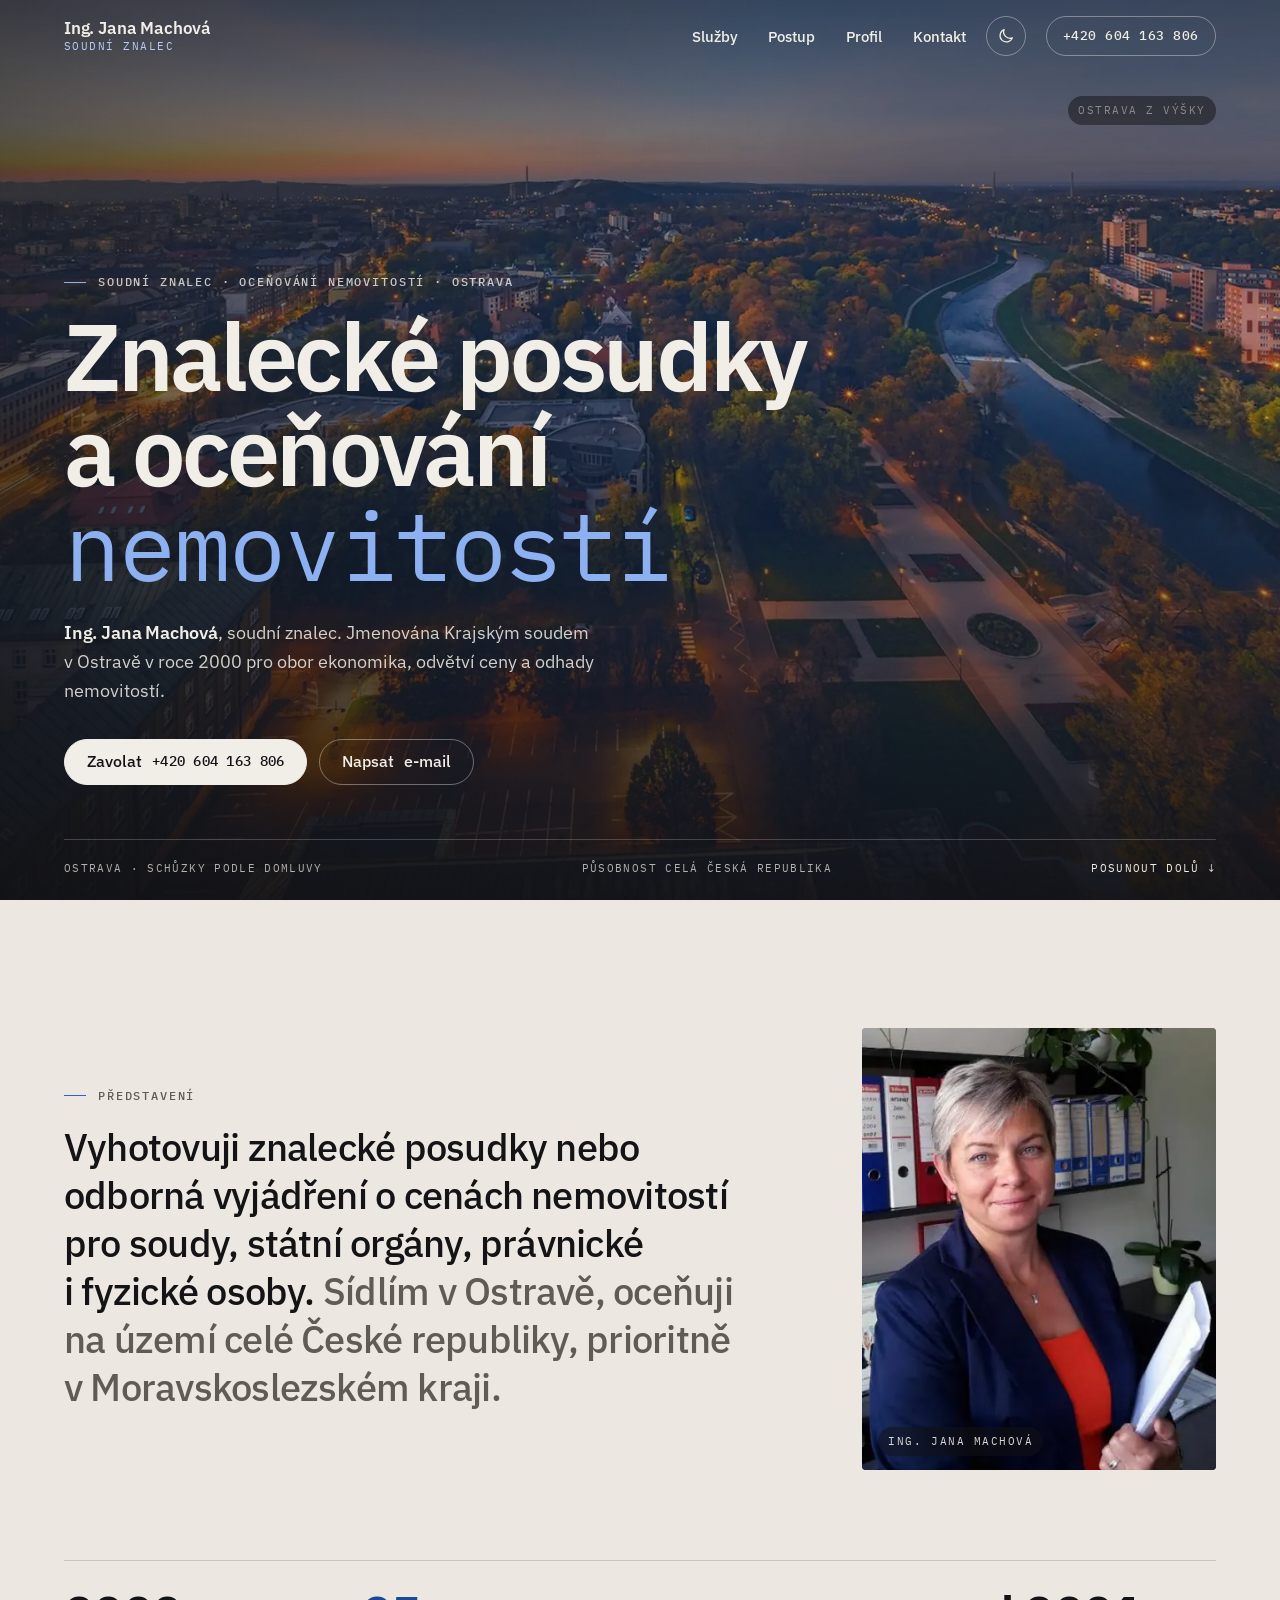
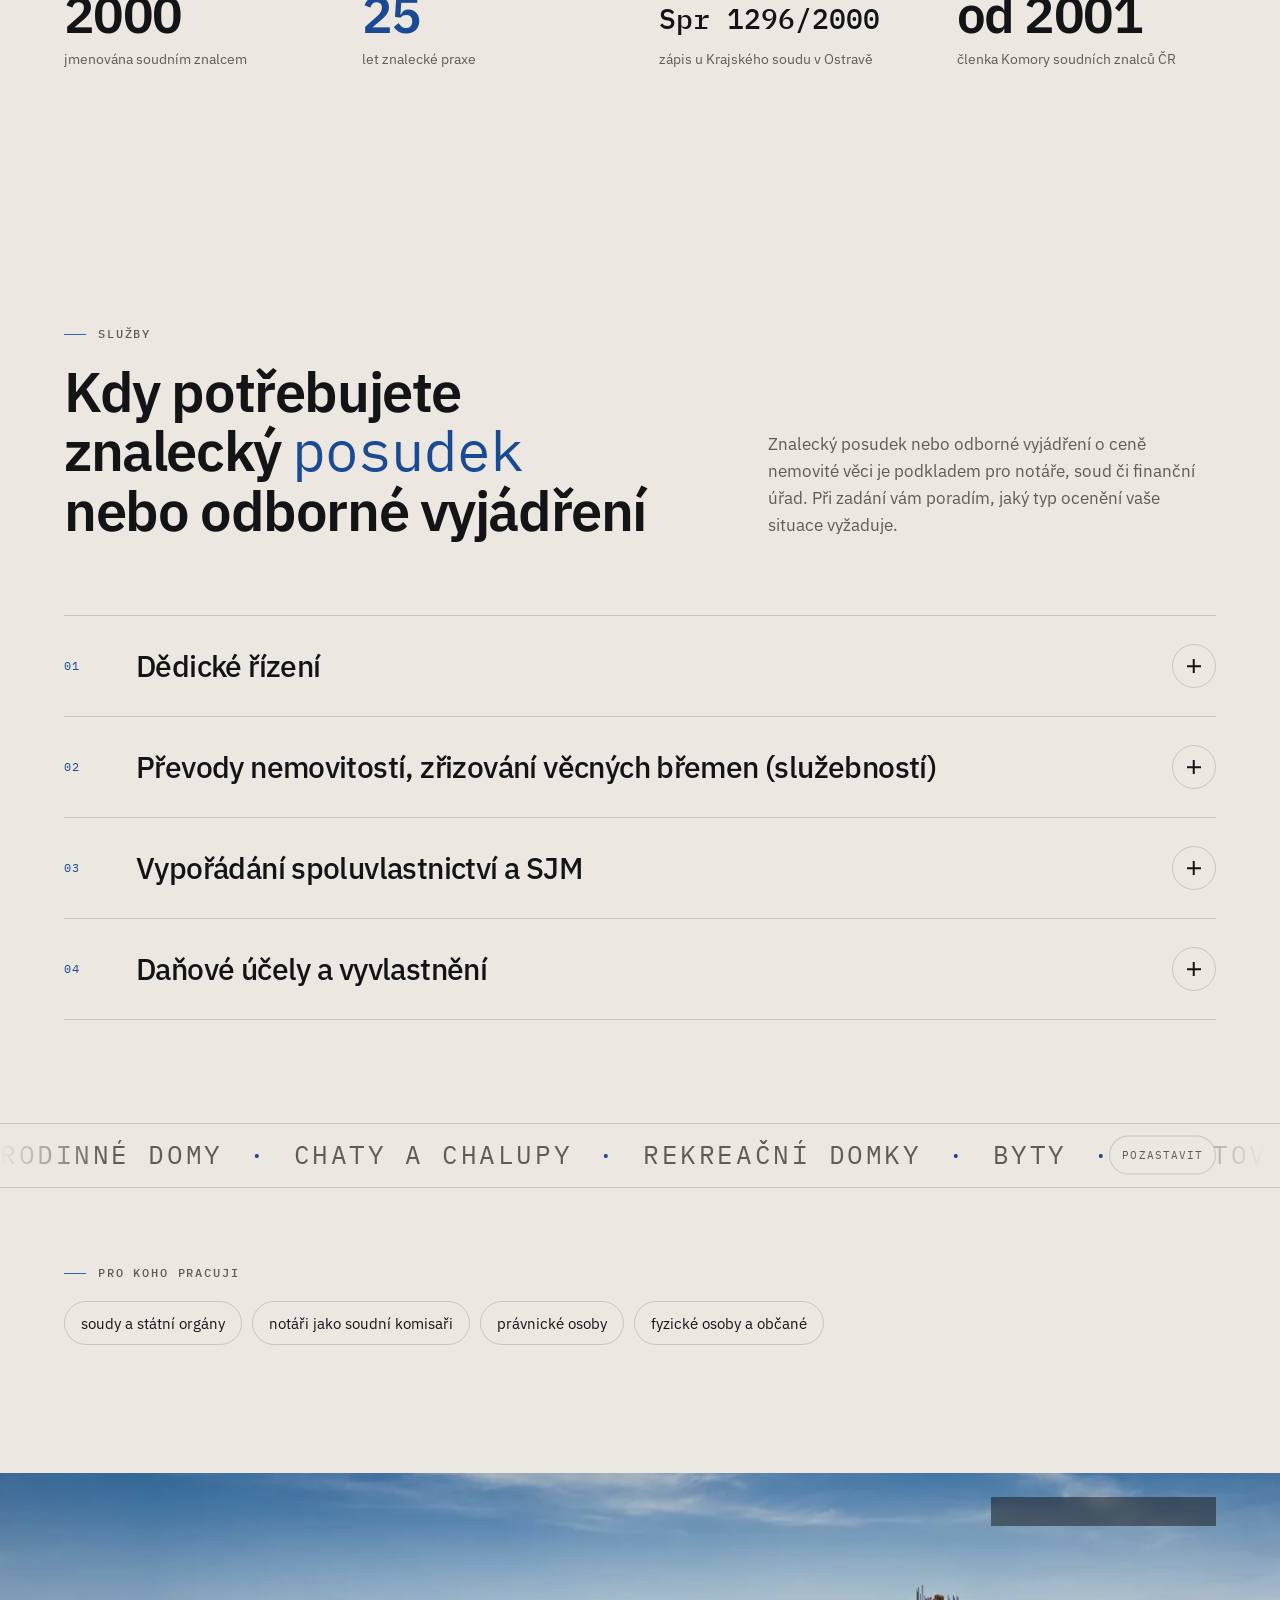
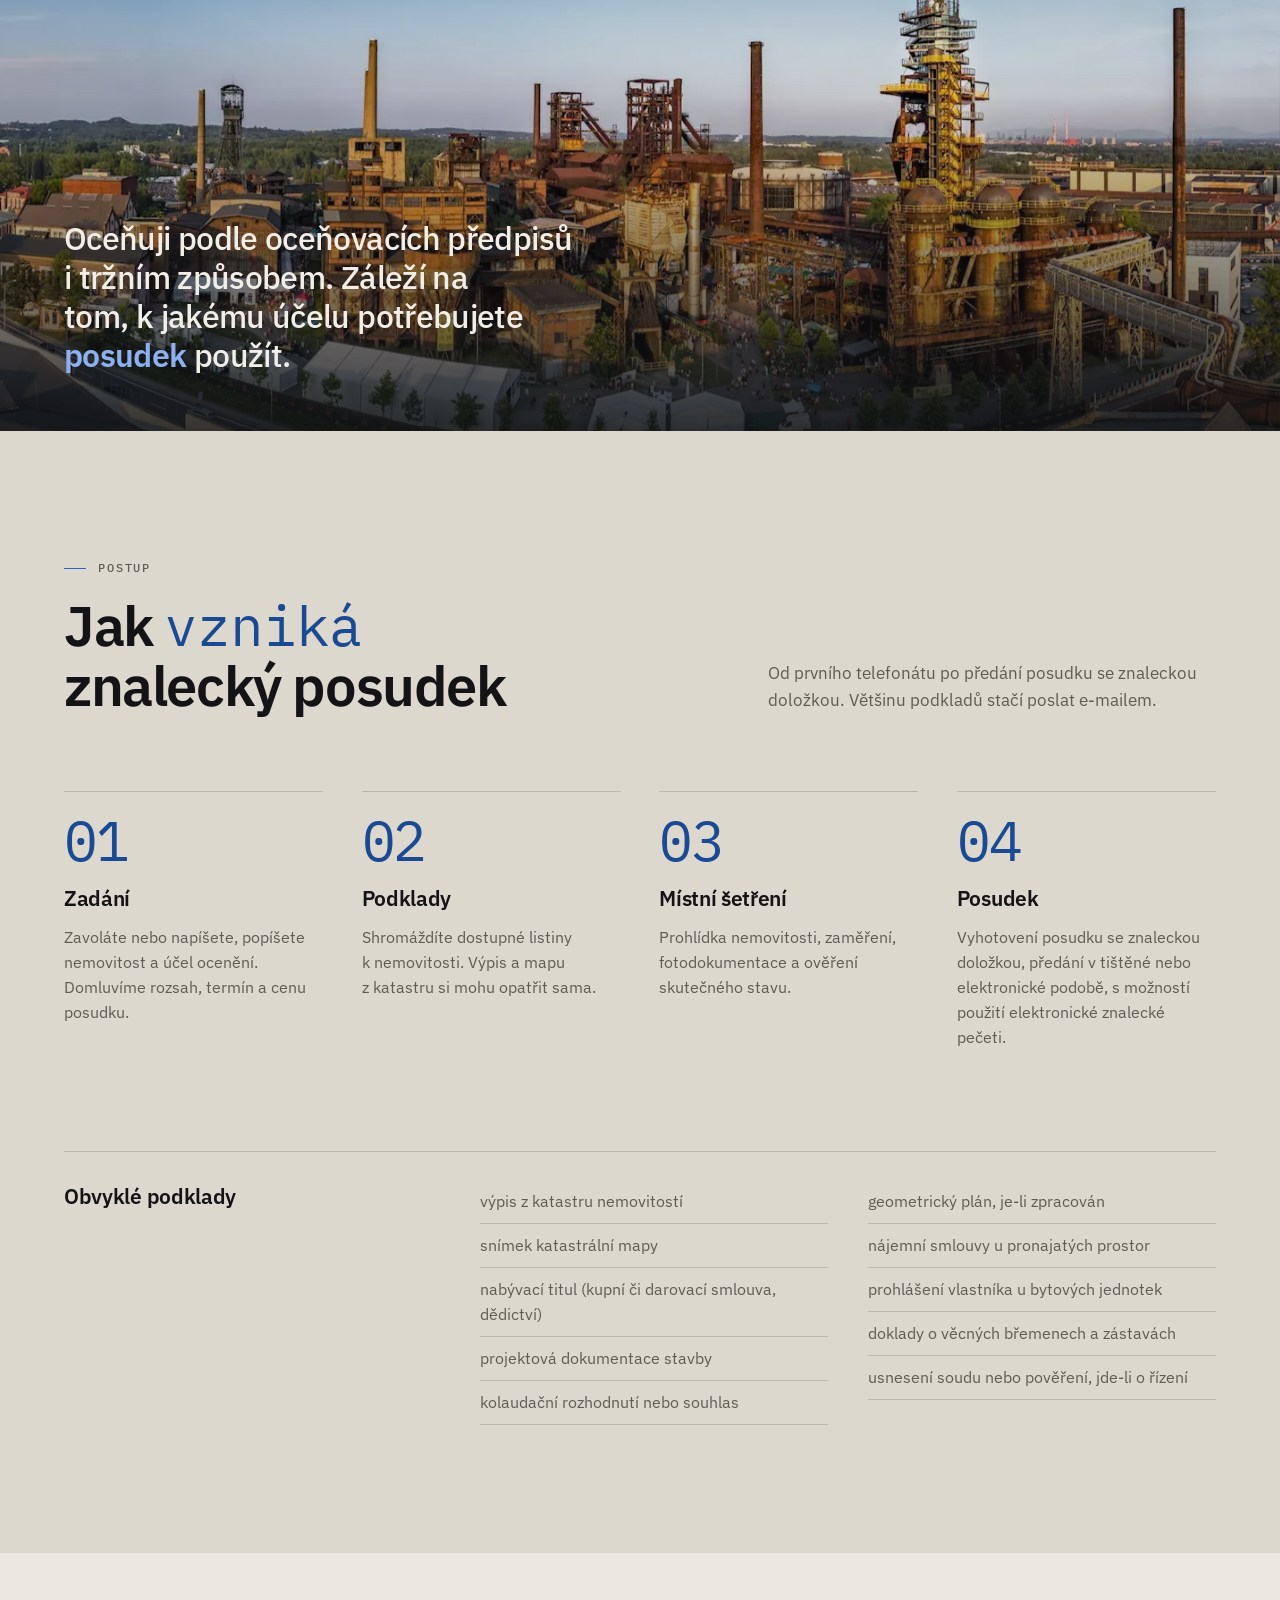
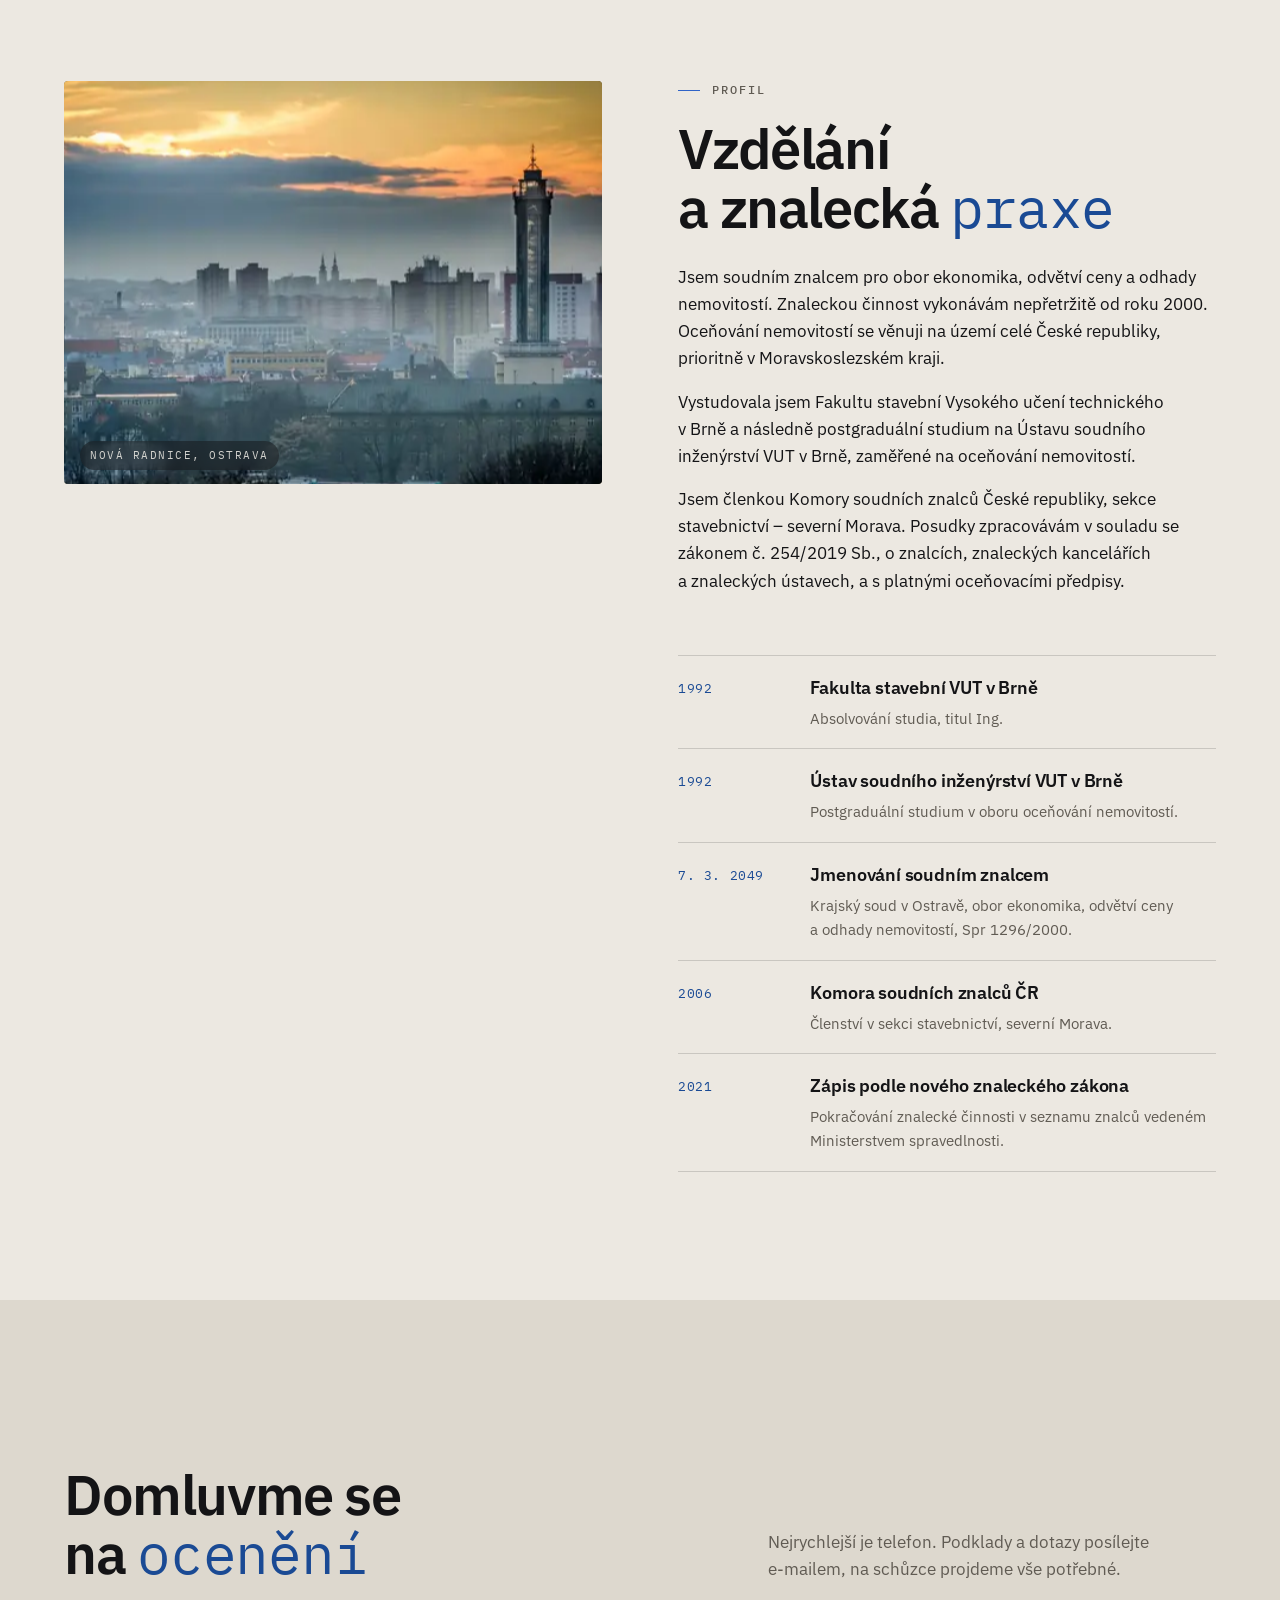
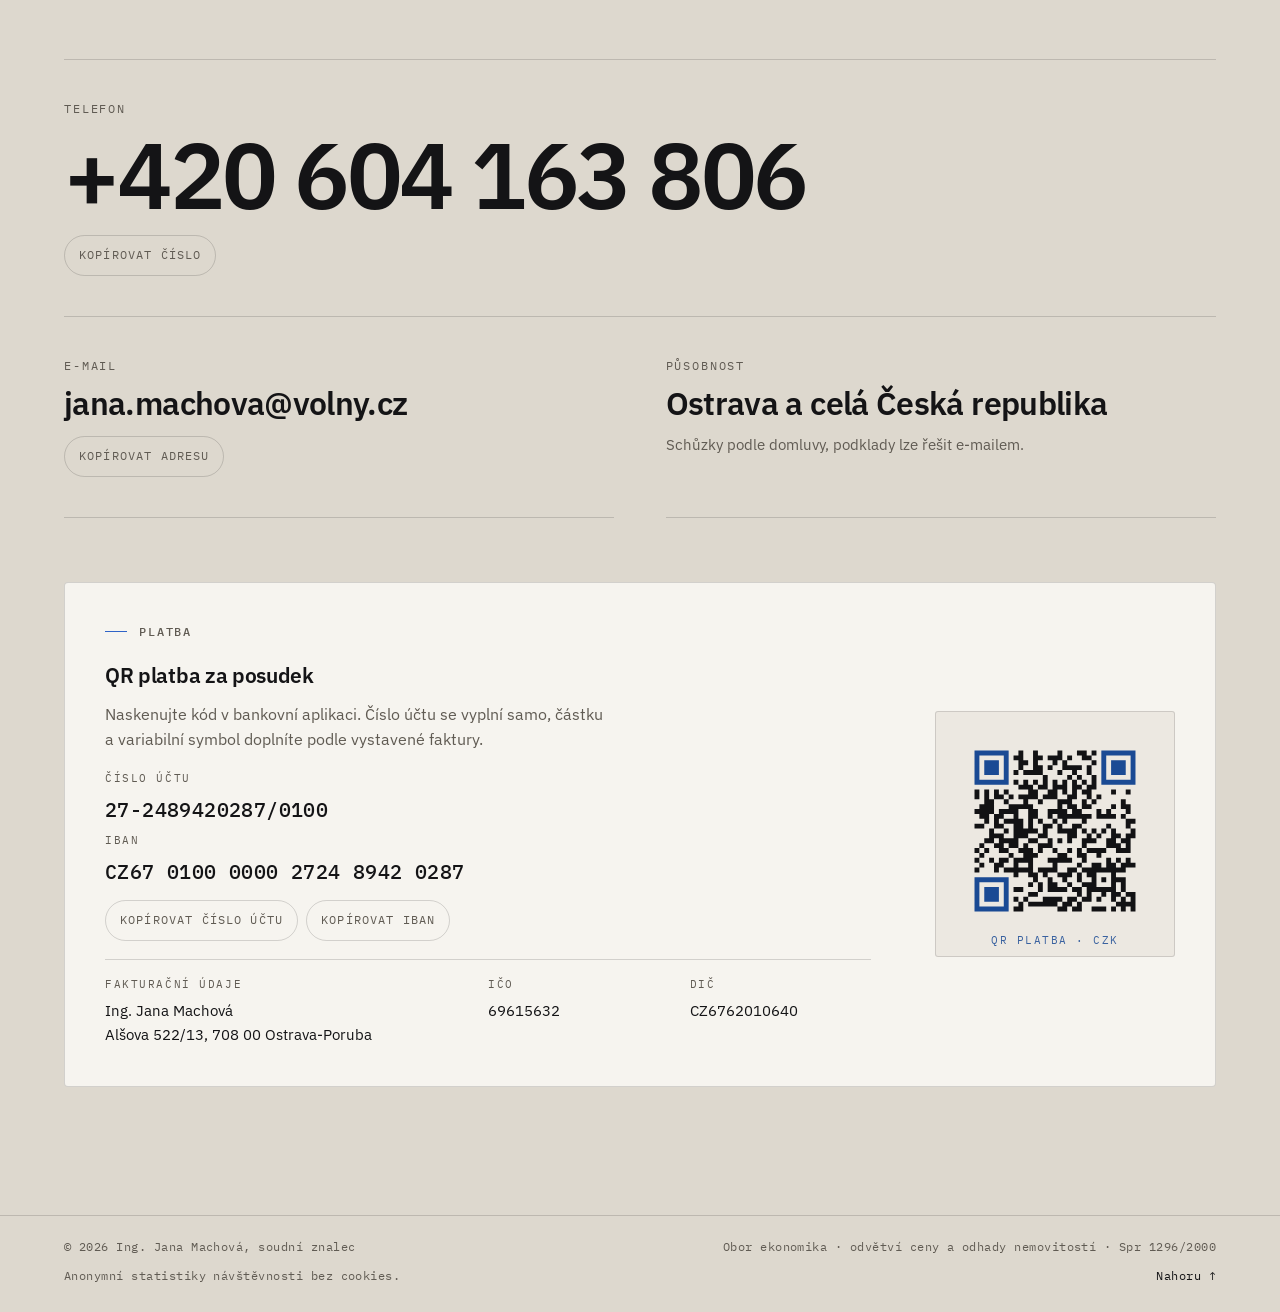
<file: index.html>
<!doctype html>
<html lang="cs">
<head>
<meta charset="utf-8">
<meta name="viewport" content="width=device-width, initial-scale=1, viewport-fit=cover">
<title>Soudní znalec Ostrava – ocenění nemovitostí | Ing. Jana Machová</title>
<meta name="description" content="Soudní znalec v Ostravě: znalecké posudky a ocenění nemovitostí pro dědictví, převody, věcná břemena a vypořádání SJM. Praxe od roku 2000, celá ČR.">
<link rel="canonical" href="https://janamachova.cz/">
<meta name="color-scheme" content="light dark">
<meta name="theme-color" id="themeColor" media="(prefers-color-scheme: light)" content="#ece8e1">
<meta name="theme-color" media="(prefers-color-scheme: dark)" content="#121214">
<meta property="og:type" content="website">
<meta property="og:locale" content="cs_CZ">
<meta property="og:site_name" content="Ing. Jana Machová – soudní znalec">
<meta property="og:title" content="Ing. Jana Machová – soudní znalec, oceňování nemovitostí">
<meta property="og:description" content="Znalecké posudky a odborná vyjádření o cenách nemovitostí pro soudy, státní orgány, právnické i fyzické osoby. Ostrava, působnost celá Česká republika.">
<meta property="og:url" content="https://janamachova.cz/">
<meta property="og:image" content="https://janamachova.cz/img/og-image.jpg">
<meta property="og:image:width" content="1200">
<meta property="og:image:height" content="630">
<meta property="og:image:alt" content="Ostrava z výšky za soumraku">
<meta name="twitter:card" content="summary_large_image">
<link rel="icon" href="/favicon.ico" sizes="32x32">
<link rel="icon" type="image/svg+xml" href="/img/icon.svg">
<link rel="apple-touch-icon" href="/img/apple-touch-icon.png">
<link rel="preload" href="fonts/ibm-plex-sans-variable-latin.woff2" as="font" type="font/woff2" crossorigin>
<link rel="preload" href="fonts/ibm-plex-sans-variable-latin-ext.woff2" as="font" type="font/woff2" crossorigin>
<link rel="stylesheet" href="css/fonts.css">
<link rel="stylesheet" href="css/style.css">
<script>document.documentElement.classList.add('js');setTimeout(function(){var h=document.documentElement;if(!h.classList.contains('is-ready')){h.classList.add('is-ready','is-done');}},3600);try{var t=localStorage.getItem('theme');if(t==='dark'||t==='light'){document.documentElement.setAttribute('data-theme',t);}}catch(e){}</script>
<script type="application/ld+json">
{
  "@context": "https://schema.org",
  "@type": "ProfessionalService",
  "name": "Ing. Jana Machová – soudní znalec",
  "description": "Znalecké posudky a odborná vyjádření o cenách nemovitostí pro soudy, státní orgány, právnické i fyzické osoby. Obor ekonomika, odvětví ceny a odhady nemovitostí.",
  "url": "https://janamachova.cz/",
  "telephone": "+420604163806",
  "taxID": "69615632",
  "email": "jana.machova@volny.cz",
  "image": "https://janamachova.cz/img/og-image.jpg",
  "address": {
    "@type": "PostalAddress",
    "addressLocality": "Ostrava",
    "addressCountry": "CZ"
  },
  "areaServed": [
    { "@type": "City", "name": "Ostrava" },
    { "@type": "AdministrativeArea", "name": "Moravskoslezský kraj" },
    { "@type": "Country", "name": "Česká republika" }
  ],
  "founder": { "@type": "Person", "name": "Jana Machová", "honorificPrefix": "Ing.", "jobTitle": "Soudní znalec" }
}
</script>
<script defer src="https://cloud.umami.is/script.js" data-website-id="875c5894-2b1f-46d0-a847-5fcee6860bfb"></script>
</head>
<body>

<a class="skip" href="#obsah">Přejít na obsah</a>

<div class="loader" id="loader" aria-hidden="true">
  <div class="loader__inner">
    <span class="loader__name">Ing. Jana Machová</span>
    <span class="loader__sub">soudní znalec · Ostrava</span>
  </div>
</div>

<header class="header" id="header">
  <div class="header__inner">
    <a class="brand" href="#top">
      <span class="brand__name">Ing. Jana Machová</span>
      <span class="brand__role">soudní znalec</span>
    </a>
    <nav class="nav" aria-label="Hlavní navigace">
      <a href="#sluzby">Služby</a>
      <a href="#postup">Postup</a>
      <a href="#profil">Profil</a>
      <a href="#kontakt">Kontakt</a>
    </nav>
    <button class="theme-toggle" id="themeToggle" type="button" aria-label="Přepnout tmavý režim">
      <svg class="icon-moon" viewBox="0 0 24 24" width="18" height="18" fill="none" stroke="currentColor" stroke-width="1.6" stroke-linecap="round" stroke-linejoin="round" aria-hidden="true"><path d="M20.5 14.5A8.5 8.5 0 0 1 9.5 3.5a8.5 8.5 0 1 0 11 11z"/></svg>
      <svg class="icon-sun" viewBox="0 0 24 24" width="18" height="18" fill="none" stroke="currentColor" stroke-width="1.6" stroke-linecap="round" stroke-linejoin="round" aria-hidden="true"><circle cx="12" cy="12" r="4"/><path d="M12 2v2M12 20v2M4.9 4.9l1.4 1.4M17.7 17.7l1.4 1.4M2 12h2M20 12h2M4.9 19.1l1.4-1.4M17.7 6.3l1.4-1.4"/></svg>
    </button>
    <a class="header__cta" href="tel:+420604163806" data-umami-event="Telefon" data-umami-event-misto="hlavicka">+420 604 163 806</a>
    <button class="burger" id="burger" type="button" aria-expanded="false" aria-controls="menu" aria-label="Otevřít menu">
      <span class="burger__line"></span>
      <span class="burger__line"></span>
    </button>
  </div>
</header>

<div class="menu" id="menu" inert>
  <nav class="menu__nav" aria-label="Mobilní navigace">
    <a href="#sluzby"><small>01</small>Služby</a>
    <a href="#postup"><small>02</small>Postup</a>
    <a href="#profil"><small>03</small>Profil</a>
    <a href="#kontakt"><small>04</small>Kontakt</a>
  </nav>
  <div class="menu__contact">
    <a href="tel:+420604163806" data-umami-event="Telefon" data-umami-event-misto="menu">+420&nbsp;604&nbsp;163&nbsp;806</a>
    <a href="mailto:jana.machova@volny.cz" data-umami-event="E-mail" data-umami-event-misto="menu">jana.machova@volny.cz</a>
    <span>Ostrava · působnost celá ČR</span>
  </div>
</div>

<main id="obsah">

  <!-- ===== HERO ===== -->
  <section class="hero surface-photo" id="top">
    <figure class="hero__media" style="background-image:url([data-uri])">
      <picture>
        <source media="(max-width: 640px) and (orientation: portrait)" srcset="img/ostrava-hero-portrait-720.webp" type="image/webp">
        <source srcset="img/ostrava-hero-720.webp 720w, img/ostrava-hero-1200.webp 1200w, img/ostrava-hero-1920.webp 1920w" sizes="100vw" type="image/webp">
        <img src="img/ostrava-hero-1200.jpg" width="1920" height="1280" alt="Ostrava z výšky za soumraku: řeka, parky a rozsvícené ulice města" fetchpriority="high" decoding="async" data-fade>
      </picture>
      <figcaption class="hero__caption">Ostrava z&nbsp;výšky</figcaption>
    </figure>

    <div class="hero__content">
      <p class="eyebrow" data-reveal>Soudní znalec · oceňování nemovitostí · Ostrava</p>
      <h1 class="hero__title" data-reveal style="--d:1">Znalecké posudky a&nbsp;oceňování <em>nemovitostí</em></h1>
      <p class="hero__lead" data-reveal style="--d:2"><strong class="hero__name">Ing. Jana Machová</strong>, soudní znalec. Jmenována Krajským soudem v&nbsp;Ostravě v&nbsp;roce 2000 pro obor ekonomika, odvětví ceny a&nbsp;odhady nemovitostí.</p>
      <div class="hero__cta" data-reveal style="--d:3">
        <a class="btn btn--light" href="tel:+420604163806" data-umami-event="Telefon" data-umami-event-misto="hero">Zavolat <span class="btn__num">+420&nbsp;604&nbsp;163&nbsp;806</span></a>
        <a class="btn btn--ghost" href="mailto:jana.machova@volny.cz" data-umami-event="E-mail" data-umami-event-misto="hero">Napsat <span class="nw">e-mail</span></a>
      </div>
    </div>

    <div class="hero__foot" data-reveal style="--d:4">
      <span>Ostrava · schůzky podle domluvy</span>
      <span class="hero__foot-mid">Působnost celá Česká republika</span>
      <a class="hero__scroll" href="#uvod">Posunout dolů <span aria-hidden="true">↓</span></a>
    </div>
  </section>

  <!-- ===== INTRO ===== -->
  <section class="intro surface-1" id="uvod">
    <div class="container">
      <div class="intro__grid">
        <div class="intro__text">
          <h2 class="eyebrow" data-reveal>Představení</h2>
          <p class="statement" data-reveal style="--d:1">Vyhotovuji znalecké posudky nebo odborná vyjádření o&nbsp;cenách nemovitostí pro soudy, státní orgány, právnické i&nbsp;fyzické osoby. <span class="statement__muted">Sídlím v&nbsp;Ostravě, oceňuji na území celé České republiky, prioritně v&nbsp;Moravskoslezském kraji.</span></p>
        </div>
        <figure class="intro__portrait" data-reveal style="--d:2; background-image:url([data-uri])">
          <img src="img/jana-machova-400.webp" width="400" height="510" alt="Ing. Jana Machová ve své kanceláři" loading="lazy" decoding="async" data-fade>
          <figcaption>Ing. Jana Machová</figcaption>
        </figure>
      </div>
      <dl class="stats">
        <div class="stat" data-reveal style="--d:2">
          <dt>jmenována soudním znalcem</dt>
          <dd>2000</dd>
        </div>
        <div class="stat" data-reveal style="--d:3">
          <dt>let znalecké praxe</dt>
          <dd class="stat__accent"><span data-count="years">26</span></dd>
        </div>
        <div class="stat" data-reveal style="--d:4">
          <dt>zápis u Krajského soudu v&nbsp;Ostravě</dt>
          <dd class="stat__mono" data-scramble>Spr&nbsp;1296/2000</dd>
        </div>
        <div class="stat" data-reveal style="--d:5">
          <dt>členka Komory soudních znalců ČR</dt>
          <dd data-scramble>od 2001</dd>
        </div>
      </dl>
    </div>
  </section>

  <!-- ===== SERVICES ===== -->
  <section class="services surface-1" id="sluzby">
    <div class="container">
      <div class="section-head">
        <div>
          <p class="eyebrow" data-reveal>Služby</p>
          <h2 class="h2" data-reveal style="--d:1">Kdy potřebujete znalecký <em>posudek</em> nebo odborné vyjádření</h2>
        </div>
        <p class="section-head__text" data-reveal style="--d:2">Znalecký posudek nebo odborné vyjádření o&nbsp;ceně nemovité věci je podkladem pro notáře, soud či finanční úřad. Při zadání vám poradím, jaký typ ocenění vaše situace vyžaduje.</p>
      </div>

      <div class="svc-list">
        <details class="svc" name="sluzby" data-reveal>
          <summary>
            <span class="svc__index">01</span>
            <span class="svc__title">Dědické řízení</span>
            <span class="svc__icon" aria-hidden="true"></span>
          </summary>
          <div class="svc__body"><p>Ocenění nemovitostí v&nbsp;pozůstalosti pro notáře jako soudního komisaře. Od hodnoty majetku se odvíjí odměna notáře i&nbsp;vypořádání mezi dědici.</p></div>
        </details>
        <details class="svc" name="sluzby" data-reveal style="--d:1">
          <summary>
            <span class="svc__index">02</span>
            <span class="svc__title">Převody nemovitostí, zřizování věcných břemen (služebností)</span>
            <span class="svc__icon" aria-hidden="true"></span>
          </summary>
          <div class="svc__body"><p>Prodej, darování, směna domu, bytu či pozemku nebo zřízení služebnosti (vedení inženýrských sítí, cesty, užívání apod.). Posudek slouží jako podklad pro stanovení kupní ceny, vypořádání mezi účastníky, pro finanční úřad apod.</p></div>
        </details>
        <details class="svc" name="sluzby" data-reveal style="--d:2">
          <summary>
            <span class="svc__index">03</span>
            <span class="svc__title">Vypořádání spoluvlastnictví a&nbsp;SJM</span>
            <span class="svc__icon" aria-hidden="true"></span>
          </summary>
          <div class="svc__body"><p>Stanovení hodnoty pro vypořádání podílového spoluvlastnictví nebo společného jmění manželů, dohodou i&nbsp;před soudem.</p></div>
        </details>
        <details class="svc" name="sluzby" data-reveal style="--d:3">
          <summary>
            <span class="svc__index">04</span>
            <span class="svc__title">Daňové účely a&nbsp;vyvlastnění</span>
            <span class="svc__icon" aria-hidden="true"></span>
          </summary>
          <div class="svc__body"><p>Ocenění podle oceňovacího předpisu (zjištěná cena) pro daňové účely a&nbsp;posudky pro účely vyvlastnění.</p></div>
        </details>
      </div>
    </div>

    <div class="marquee" role="group" aria-label="Druhy oceňovaných nemovitostí">
      <div class="marquee__viewport">
      <div class="marquee__track">
        <span class="marquee__group">rodinné domy <i>·</i> chaty a&nbsp;chalupy <i>·</i> rekreační domky <i>·</i> byty <i>·</i> nebytové prostory <i>·</i> garáže <i>·</i> budovy a&nbsp;haly <i>·</i> pozemky <i>·</i> věcná břemena <i>·</i> </span>
        <span class="marquee__group" aria-hidden="true">rodinné domy <i>·</i> chaty a&nbsp;chalupy <i>·</i> rekreační domky <i>·</i> byty <i>·</i> nebytové prostory <i>·</i> garáže <i>·</i> budovy a&nbsp;haly <i>·</i> pozemky <i>·</i> věcná břemena <i>·</i> </span>
      </div>
      </div>
      <button class="marquee__toggle" id="marqueeToggle" type="button" aria-pressed="false" hidden>Pozastavit</button>
    </div>

    <div class="container">
      <div class="audience" data-reveal>
        <h3 class="eyebrow">Pro koho pracuji</h3>
        <ul class="audience__list">
          <li>soudy a&nbsp;státní orgány</li>
          <li>notáři jako soudní komisaři</li>
          <li>právnické osoby</li>
          <li>fyzické osoby a&nbsp;občané</li>
        </ul>
      </div>
    </div>
  </section>

  <!-- ===== IMAGE BAND ===== -->
  <section class="band surface-photo" aria-label="Dolní Vítkovice">
    <figure class="band__media" style="background-image:url([data-uri])">
      <img src="img/vitkovice-1200.webp" srcset="img/vitkovice-800.webp 800w, img/vitkovice-1200.webp 1200w, img/vitkovice-2000.webp 2000w" sizes="100vw" width="2000" height="749" alt="Panorama Dolních Vítkovic v Ostravě: vysoké pece, komíny a Bolt Tower v podvečerním světle" loading="lazy" decoding="async" data-parallax data-fade>
      <figcaption class="band__caption">Dolní Vítkovice, Ostrava</figcaption>
    </figure>
    <blockquote class="band__quote" data-reveal>
      <p>Oceňuji podle oceňovacích předpisů i&nbsp;tržním způsobem. Záleží na tom, k&nbsp;jakému účelu potřebujete <em>posudek</em> použít.</p>
    </blockquote>
  </section>

  <!-- ===== PROCESS ===== -->
  <section class="process surface-2" id="postup">
    <div class="container">
      <div class="section-head">
        <div>
          <p class="eyebrow" data-reveal>Postup</p>
          <h2 class="h2" data-reveal style="--d:1">Jak <em>vzniká</em> znalecký posudek</h2>
        </div>
        <p class="section-head__text" data-reveal style="--d:2">Od prvního telefonátu po předání posudku se znaleckou doložkou. Většinu podkladů stačí poslat <span class="nw">e-mailem</span>.</p>
      </div>

      <ol class="steps">
        <li class="step" data-reveal style="--s:0">
          <span class="step__index">01</span>
          <h3 class="step__title">Zadání</h3>
          <p>Zavoláte nebo napíšete, popíšete nemovitost a&nbsp;účel ocenění. Domluvíme rozsah, termín a&nbsp;cenu posudku.</p>
        </li>
        <li class="step" data-reveal style="--s:1">
          <span class="step__index">02</span>
          <h3 class="step__title">Podklady</h3>
          <p>Shromáždíte dostupné listiny k&nbsp;nemovitosti. Výpis a&nbsp;mapu z&nbsp;katastru si mohu opatřit sama.</p>
        </li>
        <li class="step" data-reveal style="--s:2">
          <span class="step__index">03</span>
          <h3 class="step__title">Místní šetření</h3>
          <p>Prohlídka nemovitosti, zaměření, fotodokumentace a&nbsp;ověření skutečného stavu.</p>
        </li>
        <li class="step" data-reveal style="--s:3">
          <span class="step__index">04</span>
          <h3 class="step__title">Posudek</h3>
          <p>Vyhotovení posudku se znaleckou doložkou, předání v&nbsp;tištěné nebo elektronické podobě, s&nbsp;možností použití elektronické znalecké pečeti.</p>
        </li>
      </ol>

      <div class="docs" data-reveal>
        <h3 class="docs__title">Obvyklé podklady</h3>
        <ul class="docs__list">
          <li>výpis z&nbsp;katastru nemovitostí</li>
          <li>snímek katastrální mapy</li>
          <li>nabývací titul (kupní či darovací smlouva, dědictví)</li>
          <li>projektová dokumentace stavby</li>
          <li>kolaudační rozhodnutí nebo souhlas</li>
          <li>geometrický plán, <span class="nw">je-li</span> zpracován</li>
          <li>nájemní smlouvy u&nbsp;pronajatých prostor</li>
          <li>prohlášení vlastníka u&nbsp;bytových jednotek</li>
          <li>doklady o&nbsp;věcných břemenech a&nbsp;zástavách</li>
          <li>usnesení soudu nebo pověření, <span class="nw">jde-li</span> o&nbsp;řízení</li>
        </ul>
      </div>
    </div>
  </section>

  <!-- ===== PROFILE ===== -->
  <section class="profile surface-1" id="profil">
    <div class="container profile__grid">
      <figure class="profile__media" data-reveal style="background-image:url([data-uri])">
        <img src="img/ostrava-tower-1000.webp" srcset="img/ostrava-tower-600.webp 600w, img/ostrava-tower-1000.webp 1000w" sizes="(min-width: 900px) 46vw, 100vw" width="1000" height="669" alt="Věž Nové radnice v Ostravě při západu slunce, v pozadí panelová sídliště" loading="lazy" decoding="async" data-parallax data-fade>
        <figcaption>Nová radnice, Ostrava</figcaption>
      </figure>

      <div class="profile__text">
        <p class="eyebrow" data-reveal>Profil</p>
        <h2 class="h2" data-reveal style="--d:1">Vzdělání a&nbsp;znalecká <em>praxe</em></h2>
        <div class="prose" data-reveal style="--d:2">
          <p>Jsem soudním znalcem pro obor ekonomika, odvětví ceny a&nbsp;odhady nemovitostí. Znaleckou činnost vykonávám nepřetržitě od roku 2000. Oceňování nemovitostí se věnuji na území celé České republiky, prioritně v&nbsp;Moravskoslezském kraji.</p>
          <p>Vystudovala jsem Fakultu stavební Vysokého učení technického v&nbsp;Brně a&nbsp;následně postgraduální studium na Ústavu soudního inženýrství VUT v&nbsp;Brně, zaměřené na oceňování nemovitostí.</p>
          <p>Jsem členkou Komory soudních znalců České republiky, sekce stavebnictví – severní Morava. Posudky zpracovávám v&nbsp;souladu se zákonem č.&nbsp;254/2019 Sb., o&nbsp;znalcích, znaleckých kancelářích a&nbsp;znaleckých ústavech, a&nbsp;s&nbsp;platnými oceňovacími předpisy.</p>
        </div>

        <ol class="timeline">
          <li class="tl" data-reveal>
            <time datetime="1994" data-scramble>1994</time>
            <div><h3 class="tl__title">Fakulta stavební VUT v&nbsp;Brně</h3><p>Absolvování studia, titul Ing.</p></div>
          </li>
          <li class="tl" data-reveal style="--d:1">
            <time datetime="1999" data-scramble>1999</time>
            <div><h3 class="tl__title">Ústav soudního inženýrství VUT v&nbsp;Brně</h3><p>Postgraduální studium v&nbsp;oboru oceňování nemovitostí.</p></div>
          </li>
          <li class="tl" data-reveal style="--d:2">
            <time datetime="2000-03-07" data-scramble>7.&nbsp;3.&nbsp;2000</time>
            <div><h3 class="tl__title">Jmenování soudním znalcem</h3><p>Krajský soud v&nbsp;Ostravě, obor ekonomika, odvětví ceny a&nbsp;odhady nemovitostí, Spr&nbsp;1296/2000.</p></div>
          </li>
          <li class="tl" data-reveal style="--d:3">
            <time datetime="2001" data-scramble>2001</time>
            <div><h3 class="tl__title">Komora soudních znalců ČR</h3><p>Členství v&nbsp;sekci stavebnictví, severní Morava.</p></div>
          </li>
          <li class="tl" data-reveal style="--d:4">
            <time datetime="2021" data-scramble>2021</time>
            <div><h3 class="tl__title">Zápis podle nového znaleckého zákona</h3><p>Pokračování znalecké činnosti v&nbsp;seznamu znalců vedeném Ministerstvem spravedlnosti.</p></div>
          </li>
        </ol>
      </div>
    </div>
  </section>

  <!-- ===== CONTACT ===== -->
  <section class="contact surface-2" id="kontakt">
    <div class="container">
      <div class="section-head">
        <div>
          <p class="eyebrow" data-reveal>Kontakt</p>
          <h2 class="h2" data-reveal style="--d:1">Domluvme se na <em>ocenění</em></h2>
        </div>
        <p class="section-head__text" data-reveal style="--d:2">Nejrychlejší je telefon. Podklady a&nbsp;dotazy posílejte <span class="nw">e-mailem</span>, na schůzce projdeme vše potřebné.</p>
      </div>

      <div class="contact__grid">
        <div class="contact__item contact__item--wide" data-reveal>
          <span class="contact__label">Telefon</span>
          <a class="contact__value" href="tel:+420604163806" data-umami-event="Telefon" data-umami-event-misto="kontakt">+420&nbsp;604&nbsp;163&nbsp;806</a>
          <button class="copy" type="button" data-copy="+420 604 163 806" data-umami-event="Kopirovat" data-umami-event-co="telefon" aria-live="polite" hidden>Kopírovat číslo</button>
        </div>
        <div class="contact__item" data-reveal style="--d:1">
          <span class="contact__label"><span class="nw">E-mail</span></span>
          <a class="contact__value contact__value--sm" href="mailto:jana.machova@volny.cz" data-umami-event="E-mail" data-umami-event-misto="kontakt">jana.machova@volny.cz</a>
          <button class="copy" type="button" data-copy="jana.machova@volny.cz" data-umami-event="Kopirovat" data-umami-event-co="e-mail" aria-live="polite" hidden>Kopírovat adresu</button>
        </div>
        <div class="contact__item" data-reveal style="--d:2">
          <span class="contact__label">Působnost</span>
          <span class="contact__value contact__value--sm">Ostrava a&nbsp;celá Česká republika</span>
          <span class="contact__note">Schůzky podle domluvy, podklady lze řešit <span class="nw">e-mailem</span>.</span>
        </div>
      </div>


      <div class="pay" id="platba">
        <div class="pay__card" data-reveal>
          <div>
            <p class="eyebrow">Platba</p>
            <h3 class="pay__title">QR platba za posudek</h3>
            <p class="pay__text">Naskenujte kód v&nbsp;bankovní aplikaci. Číslo účtu se vyplní samo, částku a&nbsp;variabilní symbol doplníte podle vystavené faktury.</p>
            <dl class="pay__account">
              <dt>Číslo účtu</dt>
              <dd class="pay__acc">27-2489420287/0100</dd>
              <dt>IBAN</dt>
              <dd class="pay__iban">CZ67 0100 0000 2724 8942 0287</dd>
            </dl>
            <div class="pay__copy">
              <button class="copy" type="button" data-copy="27-2489420287/0100" data-umami-event="Kopirovat" data-umami-event-co="cislo-uctu" aria-live="polite" hidden>Kopírovat číslo účtu</button>
              <button class="copy" type="button" data-copy="CZ6701000000272489420287" data-umami-event="Kopirovat" data-umami-event-co="iban" aria-live="polite" hidden>Kopírovat IBAN</button>
            </div>
            <dl class="pay__billing">
              <div><dt>Fakturační údaje</dt><dd>Ing. Jana Machová<br>Alšova 522/13, 708&nbsp;00 Ostrava-Poruba</dd></div>
              <div><dt>IČO</dt><dd>69615632</dd></div>
              <div><dt>DIČ</dt><dd>CZ6762010640</dd></div>
            </dl>
          </div>
          <div class="pay__qr" data-umami-event="QR platba"><!-- QR:start --><svg role="img" aria-label="QR platba: CZ6701000000272489420287" viewBox="0 0 41 41"><path stroke="var(--qr-finder)" d="M4 4.5h7m19 0h7m-33 1h1m5 0h1m19 0h1m5 0h1m-33 1h1m1 0h3m1 0h1m19 0h1m1 0h3m1 0h1m-33 1h1m1 0h3m1 0h1m19 0h1m1 0h3m1 0h1m-33 1h1m1 0h3m1 0h1m19 0h1m1 0h3m1 0h1m-33 1h1m5 0h1m19 0h1m5 0h1m-33 1h7m19 0h7m-33 20h7m-7 1h1m5 0h1m-7 1h1m1 0h3m1 0h1m-7 1h1m1 0h3m1 0h1m-7 1h1m1 0h3m1 0h1m-7 1h1m5 0h1m-7 1h7"/><path stroke="var(--qr-dark)" d="M13 4.5h1m2 0h1m4 0h1m3 0h2m1 0h1m-17 1h2m2 0h2m1 0h3m1 0h1m2 0h2m-15 1h2m1 0h1m3 0h1m1 0h1m5 0h1m-16 1h1m2 0h2m1 0h1m2 0h4m1 0h1m-16 1h1m1 0h4m3 0h1m2 0h1m2 0h1m-10 1h1m4 0h1m1 0h1m2 0h1m-17 1h1m1 0h1m1 0h1m1 0h1m1 0h1m1 0h1m1 0h1m1 0h1m1 0h1m-16 1h3m1 0h2m1 0h3m1 0h2m1 0h2m-25 1h1m1 0h1m1 0h1m1 0h1m4 0h2m2 0h2m1 0h1m1 0h1m1 0h2m4 0h1m2 0h1m-32 1h1m1 0h1m1 0h2m1 0h1m1 0h4m1 0h3m2 0h2m2 0h1m1 0h1m-24 1h2m2 0h1m3 0h1m2 0h1m3 0h3m2 0h1m1 0h1m5 0h1m-30 1h3m3 0h5m5 0h1m1 0h2m1 0h2m4 0h1m1 0h2m-32 1h4m1 0h4m2 0h2m2 0h4m1 0h2m3 0h1m1 0h1m3 0h1m-31 1h2m1 0h2m2 0h1m2 0h2m2 0h1m1 0h7m1 0h4m1 0h1m-29 1h1m1 0h1m1 0h4m1 0h1m1 0h1m2 0h1m1 0h1m3 0h1m8 0h2m-33 1h2m2 0h2m2 0h2m1 0h1m2 0h2m1 0h1m2 0h2m5 0h1m3 0h1m-29 1h1m2 0h1m1 0h5m1 0h1m2 0h4m1 0h1m1 0h1m1 0h1m1 0h1m3 0h1m-30 1h3m2 0h3m2 0h2m4 0h2m2 0h1m1 0h1m2 0h2m1 0h2m-31 1h2m1 0h4m2 0h2m2 0h1m1 0h1m1 0h1m2 0h3m2 0h2m1 0h2m-31 1h1m2 0h2m1 0h2m1 0h1m2 0h3m6 0h1m4 0h3m1 0h1m-32 1h1m1 0h1m2 0h2m2 0h3m1 0h1m2 0h1m2 0h1m1 0h1m1 0h4m2 0h3m-31 1h1m5 0h1m2 0h3m4 0h2m2 0h2m2 0h1m-26 1h1m2 0h1m1 0h2m1 0h4m3 0h5m2 0h1m4 0h1m1 0h1m1 0h1m-31 1h1m2 0h2m2 0h1m2 0h1m4 0h1m4 0h1m2 0h2m1 0h2m1 0h3m-33 1h1m3 0h1m1 0h6m1 0h4m2 0h2m1 0h9m-23 1h1m2 0h2m1 0h1m2 0h3m1 0h1m1 0h2m3 0h1m-17 1h1m2 0h1m2 0h1m2 0h1m2 0h1m1 0h1m1 0h3m-20 1h1m1 0h1m1 0h2m2 0h1m2 0h3m3 0h1m1 0h1m-23 1h2m3 0h1m1 0h4m1 0h2m1 0h6m1 0h1m-20 1h2m8 0h1m1 0h1m2 0h1m1 0h2m1 0h2m-25 1h1m1 0h1m3 0h4m1 0h2m1 0h2m1 0h1m2 0h1m1 0h1m1 0h1m-24 1h1m1 0h6m1 0h2m1 0h1m7 0h4m-25 1h2m7 0h2m1 0h2m2 0h3m1 0h1m1 0h1m1 0h1"/></svg><!-- QR:end --></div>
        </div>
      </div>
    </div>
  </section>
</main>

<footer class="footer surface-2">
  <div class="container footer__inner">
    <span>© <span id="year">2026</span> Ing. Jana Machová, soudní znalec</span>
    <span>Obor ekonomika · odvětví ceny a&nbsp;odhady nemovitostí · Spr&nbsp;1296/2000</span>
    <span>Anonymní statistiky návštěvnosti bez cookies.</span>
    <a class="footer__top" href="#top">Nahoru <span aria-hidden="true">↑</span></a>
  </div>
</footer>

<script src="js/main.js" defer></script>
</body>
</html>
</file>
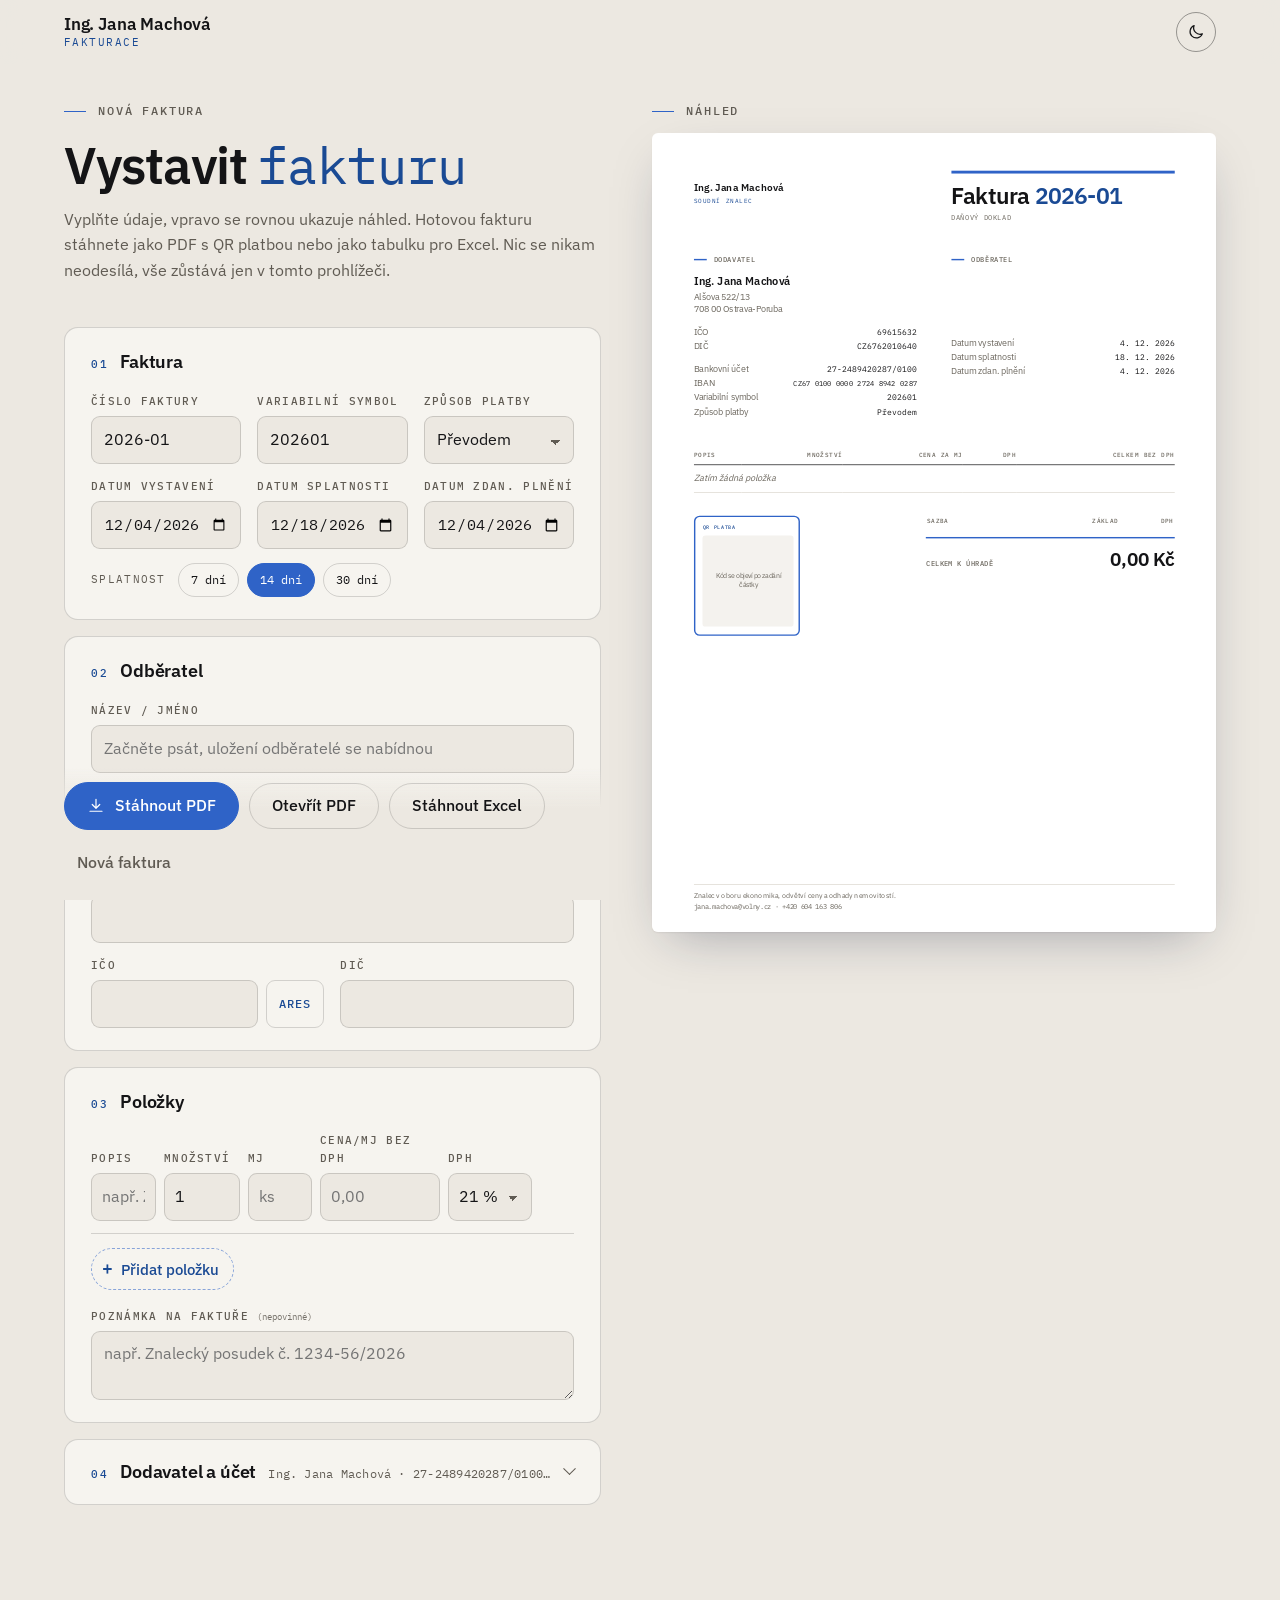
<file: invoice/index.html>
<!doctype html>
<html lang="cs">
<head>
<meta charset="utf-8">
<script>try{var t=localStorage.getItem('theme');if(t==='dark'||t==='light'){document.documentElement.setAttribute('data-theme',t);}}catch(e){}</script>
<meta name="viewport" content="width=device-width, initial-scale=1, viewport-fit=cover">
<title>Faktura – Ing. Jana Machová</title>
<meta name="robots" content="noindex, nofollow, noarchive">
<meta name="googlebot" content="noindex, nofollow">
<meta name="color-scheme" content="light dark">
<link rel="icon" href="/favicon.ico" sizes="32x32">
<link rel="icon" type="image/svg+xml" href="/img/icon.svg">
<link rel="apple-touch-icon" href="/img/apple-touch-icon.png">
<link rel="preload" href="/fonts/ibm-plex-sans-variable-latin.woff2" as="font" type="font/woff2" crossorigin>
<link rel="preload" href="/fonts/ibm-plex-sans-variable-latin-ext.woff2" as="font" type="font/woff2" crossorigin>
<link rel="stylesheet" href="/css/fonts.css">
<link rel="stylesheet" href="/css/style.css">
<link rel="stylesheet" href="invoice.css">
</head>
<body>

<header class="header is-scrolled inv-header">
  <div class="header__inner">
    <a class="brand" href="/">
      <span class="brand__name">Ing. Jana Machová</span>
      <span class="brand__role">fakturace</span>
    </a>
    <button class="theme-toggle" id="themeToggle" type="button" aria-label="Přepnout tmavý režim">
      <svg class="icon-moon" viewBox="0 0 24 24" width="18" height="18" fill="none" stroke="currentColor" stroke-width="1.6" stroke-linecap="round" stroke-linejoin="round" aria-hidden="true"><path d="M20.5 14.5A8.5 8.5 0 0 1 9.5 3.5a8.5 8.5 0 1 0 11 11z"/></svg>
      <svg class="icon-sun" viewBox="0 0 24 24" width="18" height="18" fill="none" stroke="currentColor" stroke-width="1.6" stroke-linecap="round" stroke-linejoin="round" aria-hidden="true"><circle cx="12" cy="12" r="4"/><path d="M12 2v2M12 20v2M4.9 4.9l1.4 1.4M17.7 17.7l1.4 1.4M2 12h2M20 12h2M4.9 19.1l1.4-1.4M17.7 6.3l1.4-1.4"/></svg>
    </button>
  </div>
</header>

<main class="inv surface-1">
  <div class="inv__layout">

    <form class="inv__form" id="form" autocomplete="off" novalidate>
      <div class="inv__intro">
        <p class="eyebrow">Nová faktura</p>
        <h1 class="h2">Vystavit <em>fakturu</em></h1>
        <p class="inv__lead">Vyplňte údaje, vpravo se rovnou ukazuje náhled. Hotovou fakturu stáhnete jako PDF s&nbsp;QR platbou nebo jako tabulku pro Excel. Nic se nikam neodesílá, vše zůstává jen v&nbsp;tomto prohlížeči.</p>
      </div>

      <!-- ===== FAKTURA ===== -->
      <fieldset class="card">
        <legend class="card__title"><span>01</span>Faktura</legend>
        <div class="grid grid--3">
          <label class="field"><span>Číslo faktury</span><input name="number" required></label>
          <label class="field"><span>Variabilní symbol</span><input name="vs" inputmode="numeric" maxlength="10"></label>
          <label class="field"><span>Způsob platby</span>
            <select name="payment"><option>Převodem</option><option>Hotově</option></select>
          </label>
          <label class="field"><span>Datum vystavení</span><input type="date" name="issued" required></label>
          <label class="field"><span>Datum splatnosti</span><input type="date" name="due" required></label>
          <label class="field" data-vat-only><span>Datum zdan. plnění</span><input type="date" name="taxDate"></label>
        </div>
        <div class="chips" aria-label="Splatnost">
          <span class="chips__label">Splatnost</span>
          <button type="button" class="chip" data-due="7">7 dní</button>
          <button type="button" class="chip" data-due="14">14 dní</button>
          <button type="button" class="chip" data-due="30">30 dní</button>
        </div>
      </fieldset>

      <!-- ===== ODBĚRATEL ===== -->
      <fieldset class="card">
        <legend class="card__title"><span>02</span>Odběratel</legend>
        <div class="grid grid--2">
          <label class="field field--wide"><span>Název / jméno</span><input name="c_name" list="customers" placeholder="Začněte psát, uložení odběratelé se nabídnou"></label>
          <datalist id="customers"></datalist>
          <label class="field field--wide"><span>Ulice a číslo</span><input name="c_street"></label>
          <label class="field field--wide"><span>PSČ a obec</span><input name="c_city"></label>
          <label class="field"><span>IČO</span>
            <span class="field__row"><input name="c_ico" inputmode="numeric" maxlength="8"><button type="button" class="mini" id="ares" title="Doplnit název a adresu z registru ARES">ARES</button></span>
          </label>
          <label class="field"><span>DIČ</span><input name="c_dic"></label>
        </div>
        <p class="hint" id="aresMsg" role="status"></p>
      </fieldset>

      <!-- ===== POLOŽKY ===== -->
      <fieldset class="card">
        <legend class="card__title"><span>03</span>Položky</legend>
        <div class="items" id="items"></div>
        <button type="button" class="add" id="addItem"><span aria-hidden="true">+</span> Přidat položku</button>
        <label class="field field--wide note"><span>Poznámka na faktuře <small>(nepovinné)</small></span><textarea name="note" rows="2" placeholder="např. Znalecký posudek č. 1234-56/2026"></textarea></label>
      </fieldset>

      <!-- ===== DODAVATEL ===== -->
      <details class="card card--details" id="supplierCard">
        <summary class="card__title"><span>04</span>Dodavatel a účet <small class="card__sum" id="supplierSum"></small></summary>
        <div class="grid grid--2">
          <label class="field field--wide"><span>Jméno</span><input name="s_name"></label>
          <label class="field field--wide"><span>Podtitul v hlavičce</span><input name="s_tagline"></label>
          <label class="field field--wide"><span>Ulice a číslo</span><input name="s_street"></label>
          <label class="field field--wide"><span>PSČ a obec</span><input name="s_city"></label>
          <label class="field"><span>IČO</span><input name="s_ico" inputmode="numeric"></label>
          <label class="field"><span>DIČ</span><input name="s_dic"></label>
          <label class="field"><span>Bankovní účet</span><input name="s_account" placeholder="předčíslí-číslo/kód banky"></label>
          <label class="field"><span>IBAN <small>(dopočítá se)</small></span><input name="s_iban" readonly tabindex="-1"></label>
          <label class="field"><span>Telefon</span><input name="s_phone"></label>
          <label class="field"><span>E-mail</span><input name="s_email"></label>
          <label class="field field--wide"><span>Text v patičce</span><textarea name="s_footer" rows="2"></textarea></label>
          <label class="check field--wide"><input type="checkbox" name="s_vat"><span>Jsem plátce DPH <small>(faktura je daňový doklad a počítá DPH)</small></span></label>
        </div>
        <p class="hint">Tyto údaje si stránka pamatuje v&nbsp;tomto prohlížeči, stačí je vyplnit jednou.</p>
      </details>

      <div class="actions" id="actions">
        <button type="button" class="btn btn--accent" id="pdfDownload">
          <svg viewBox="0 0 24 24" width="18" height="18" fill="none" stroke="currentColor" stroke-width="1.6" stroke-linecap="round" stroke-linejoin="round" aria-hidden="true"><path d="M12 3v12m0 0-5-5m5 5 5-5M4 19h16"/></svg>
          Stáhnout PDF
        </button>
        <button type="button" class="btn btn--line" id="pdfOpen">Otevřít PDF</button>
        <button type="button" class="btn btn--line" id="xlsxDownload">Stáhnout Excel</button>
        <button type="button" class="btn btn--text" id="newInvoice">Nová faktura</button>
        <p class="hint actions__msg" id="actionMsg" role="status"></p>
      </div>
    </form>

    <!-- ===== NÁHLED ===== -->
    <aside class="inv__preview" aria-label="Náhled faktury">
      <div class="preview__bar">
        <span class="eyebrow">Náhled</span>
        <span class="preview__total" id="barTotal"></span>
      </div>
      <div class="sheet-wrap" id="sheetWrap">
        <article class="sheet" id="sheet">
          <header class="sh-head">
            <div class="sh-brand">
              <strong data-bind="s_name"></strong>
              <span data-bind="s_tagline"></span>
            </div>
            <div class="sh-title">
              <h2><span>Faktura</span> <b data-bind="number"></b></h2>
              <p data-vat-only>Daňový doklad</p>
            </div>
          </header>

          <section class="sh-parties">
            <div class="sh-party">
              <p class="sh-eyebrow">Dodavatel</p>
              <p class="sh-name" data-bind="s_name"></p>
              <p class="sh-addr"><span data-bind="s_street"></span><br><span data-bind="s_city"></span></p>
              <dl class="sh-dl">
                <div data-show="s_ico"><dt>IČO</dt><dd data-bind="s_ico"></dd></div>
                <div data-show="s_dic"><dt>DIČ</dt><dd data-bind="s_dic"></dd></div>
              </dl>
              <p class="sh-novat" data-novat-only>Neplátce DPH</p>
              <dl class="sh-dl">
                <div data-transfer-only><dt>Bankovní účet</dt><dd data-bind="s_account"></dd></div>
                <div data-transfer-only><dt>IBAN</dt><dd data-bind="s_iban_fmt" class="sh-small"></dd></div>
                <div data-show="vs"><dt>Variabilní symbol</dt><dd data-bind="vs"></dd></div>
                <div><dt>Způsob platby</dt><dd data-bind="payment"></dd></div>
              </dl>
            </div>
            <div class="sh-party">
              <p class="sh-eyebrow">Odběratel</p>
              <p class="sh-name" data-bind="c_name"></p>
              <p class="sh-addr"><span data-bind="c_street"></span><br><span data-bind="c_city"></span></p>
              <dl class="sh-dl">
                <div data-show="c_ico"><dt>IČO</dt><dd data-bind="c_ico"></dd></div>
                <div data-show="c_dic"><dt>DIČ</dt><dd data-bind="c_dic"></dd></div>
              </dl>
              <dl class="sh-dl sh-dates">
                <div><dt>Datum vystavení</dt><dd data-bind="issued_fmt"></dd></div>
                <div><dt>Datum splatnosti</dt><dd data-bind="due_fmt"></dd></div>
                <div data-vat-only><dt>Datum zdan. plnění</dt><dd data-bind="taxDate_fmt"></dd></div>
              </dl>
            </div>
          </section>

          <table class="sh-items">
            <thead><tr><th>Popis</th><th class="r">Množství</th><th class="r">Cena za MJ</th><th class="r" data-vat-only>DPH</th><th class="r" id="thTotal">Celkem</th></tr></thead>
            <tbody id="sheetItems"></tbody>
          </table>

          <section class="sh-bottom">
            <figure class="sh-qr" data-transfer-only>
              <figcaption>QR platba</figcaption>
              <div id="sheetQr"></div>
            </figure>
            <div class="sh-sum">
              <table class="sh-vat" data-vat-only>
                <thead><tr><th>Sazba</th><th class="r">Základ</th><th class="r">DPH</th></tr></thead>
                <tbody id="sheetVat"></tbody>
              </table>
              <div class="sh-total">
                <span>Celkem k úhradě</span>
                <strong data-bind="total_fmt"></strong>
              </div>
            </div>
          </section>

          <p class="sh-note" data-bind="note" data-show="note"></p>

          <footer class="sh-foot">
            <p data-bind="s_footer"></p>
            <p class="sh-contact" data-bind="s_contact"></p>
          </footer>
        </article>
      </div>
    </aside>

  </div>
</main>

<script src="vendor/qrcode.js" defer></script>
<script src="invoice.js" defer></script>
</body>
</html>
</file>
<file: css/fonts.css>
@font-face{font-family:'IBM Plex Mono';font-style:normal;font-weight:400;font-display:swap;src:url(../fonts/ibm-plex-mono-normal-400-latin-ext.woff2) format('woff2');unicode-range:U+0100-02BA, U+02BD-02C5, U+02C7-02CC, U+02CE-02D7, U+02DD-02FF, U+0304, U+0308, U+0329, U+1D00-1DBF, U+1E00-1E9F, U+1EF2-1EFF, U+2020, U+20A0-20AB, U+20AD-20C0, U+2113, U+2C60-2C7F, U+A720-A7FF}
@font-face{font-family:'IBM Plex Mono';font-style:normal;font-weight:400;font-display:swap;src:url(../fonts/ibm-plex-mono-normal-400-latin.woff2) format('woff2');unicode-range:U+0000-00FF, U+0131, U+0152-0153, U+02BB-02BC, U+02C6, U+02DA, U+02DC, U+0304, U+0308, U+0329, U+2000-206F, U+20AC, U+2122, U+2191, U+2193, U+2212, U+2215, U+FEFF, U+FFFD}
@font-face{font-family:'IBM Plex Mono';font-style:normal;font-weight:500;font-display:swap;src:url(../fonts/ibm-plex-mono-normal-500-latin-ext.woff2) format('woff2');unicode-range:U+0100-02BA, U+02BD-02C5, U+02C7-02CC, U+02CE-02D7, U+02DD-02FF, U+0304, U+0308, U+0329, U+1D00-1DBF, U+1E00-1E9F, U+1EF2-1EFF, U+2020, U+20A0-20AB, U+20AD-20C0, U+2113, U+2C60-2C7F, U+A720-A7FF}
@font-face{font-family:'IBM Plex Mono';font-style:normal;font-weight:500;font-display:swap;src:url(../fonts/ibm-plex-mono-normal-500-latin.woff2) format('woff2');unicode-range:U+0000-00FF, U+0131, U+0152-0153, U+02BB-02BC, U+02C6, U+02DA, U+02DC, U+0304, U+0308, U+0329, U+2000-206F, U+20AC, U+2122, U+2191, U+2193, U+2212, U+2215, U+FEFF, U+FFFD}
@font-face{font-family:'IBM Plex Sans';font-style:normal;font-weight:100 700;font-display:swap;src:url(../fonts/ibm-plex-sans-variable-latin-ext.woff2) format('woff2');unicode-range:U+0100-02BA, U+02BD-02C5, U+02C7-02CC, U+02CE-02D7, U+02DD-02FF, U+0304, U+0308, U+0329, U+1D00-1DBF, U+1E00-1E9F, U+1EF2-1EFF, U+2020, U+20A0-20AB, U+20AD-20C0, U+2113, U+2C60-2C7F, U+A720-A7FF}
@font-face{font-family:'IBM Plex Sans';font-style:normal;font-weight:100 700;font-display:swap;src:url(../fonts/ibm-plex-sans-variable-latin.woff2) format('woff2');unicode-range:U+0000-00FF, U+0131, U+0152-0153, U+02BB-02BC, U+02C6, U+02DA, U+02DC, U+0304, U+0308, U+0329, U+2000-206F, U+20AC, U+2122, U+2191, U+2193, U+2212, U+2215, U+FEFF, U+FFFD}
</file>
<file: css/style.css>
/* =========================================================
   janamachova.cz – styles
   Layout: full-bleed photo hero, then editorial sections in a
   1440px column. Two surfaces (1 = base, 2 = deeper) alternate;
   photo sections are always dark. Light/dark follows the OS,
   the header toggle overrides it via html[data-theme].
   Type: IBM Plex Sans (text, headings) + IBM Plex Mono (labels,
   numbers, accent words).
   ========================================================= */

:root {
  /* light palette (default) */
  --s1: #ece8e1;             /* stone */
  --s2: #ddd8ce;             /* deeper stone */
  --fg: #141416;
  --muted: #605b53;
  --line: rgba(20, 20, 22, .16);
  --accent: #2f63c7;         /* blue, per the owner's wish */
  --accent-text: #1a4a94;    /* readable blue on light ground (>= 5:1 on both stones) */
  --accent-ink: #ffffff;     /* text on an accent background */
  --card: #f6f4ef;
  --header-bg: rgba(236, 232, 225, .86);

  /* photo surfaces are always dark */
  --photo-bg: #121214;
  --photo-fg: #f1eee8;

  --font-sans: "IBM Plex Sans", "Segoe UI", "Helvetica Neue", Arial, sans-serif;
  --font-mono: "IBM Plex Mono", "SFMono-Regular", Consolas, monospace;

  --gutter: clamp(20px, 5vw, 72px);
  --max: 1440px;
  --section: clamp(72px, 10vw, 140px);

  --ease: cubic-bezier(.22, .61, .36, 1);
  --ease-out: cubic-bezier(.16, 1, .3, 1);

  --header-h: 72px;
  --eyebrow-gap: 18px;
  color-scheme: light;
}
@media (prefers-color-scheme: dark) {
  :root:not([data-theme="light"]) {
    --s1: #121214;
    --s2: #1a1a1d;
    --fg: #f1eee8;
    --muted: #a7a197;
    --line: rgba(241, 238, 232, .16);
    --accent: #8db1f0;
    --accent-text: #8db1f0;
    --accent-ink: #121214;
    --card: #0e0e10;
    --header-bg: rgba(18, 18, 20, .84);
    color-scheme: dark;
  }
}
:root[data-theme="dark"] {
  --s1: #121214;
  --s2: #1a1a1d;
  --fg: #f1eee8;
  --muted: #a7a197;
  --line: rgba(241, 238, 232, .16);
  --accent: #8db1f0;
  --accent-text: #8db1f0;
  --accent-ink: #121214;
  --card: #0e0e10;
  --header-bg: rgba(18, 18, 20, .84);
  color-scheme: dark;
}

/* surfaces */
.surface-1 { --bg: var(--s1); }
.surface-2 { --bg: var(--s2); }
.surface-photo {
  --bg: var(--photo-bg);
  --fg: var(--photo-fg);
  --muted: #a7a197;
  --line: rgba(241, 238, 232, .18);
  --accent: #8db1f0;
  --accent-text: #8db1f0;
  --accent-ink: #121214;
  color-scheme: dark;
}

/* ---------- reset ---------- */
*, *::before, *::after { box-sizing: border-box; }
html {
  -webkit-text-size-adjust: 100%;
  scroll-padding-top: var(--header-h);
  background: var(--s1);
}
@media (prefers-reduced-motion: no-preference) {
  html { scroll-behavior: smooth; }
}
body {
  margin: 0;
  font-family: var(--font-sans);
  font-size: 1.0625rem;
  line-height: 1.6;
  color: var(--fg);
  background: var(--s1);
  -webkit-font-smoothing: antialiased;
  text-rendering: optimizeLegibility;
  overflow-x: clip;
}
body.menu-open { overflow: hidden; }
img, picture, svg { display: block; max-width: 100%; }
h1, h2, h3, p, figure, blockquote, dl, dd, ol, ul { margin: 0; }
ol, ul { padding: 0; list-style: none; }
a { color: inherit; text-decoration: none; }
button { font: inherit; color: inherit; background: none; border: 0; padding: 0; cursor: pointer; }
address { font-style: normal; }
summary { list-style: none; cursor: pointer; }
summary::-webkit-details-marker { display: none; }
:focus-visible { outline: 2px solid var(--accent-text); outline-offset: 4px; border-radius: 2px; }

.container {
  width: min(100% - 2 * var(--gutter), var(--max));
  margin-inline: auto;
}
section, footer {
  background: var(--bg);
  color: var(--fg);
}

/* ---------- type ---------- */
.eyebrow {
  font-family: var(--font-mono);
  font-size: .72rem;
  font-weight: 500;
  letter-spacing: .16em;
  text-transform: uppercase;
  color: var(--muted);
  display: flex;
  align-items: center;
  gap: 12px;
}
.eyebrow::before {
  content: "";
  width: 22px;
  height: 1px;
  background: var(--accent);
  flex: none;
}
.h2 {
  font-size: clamp(2rem, 4.4vw, 4rem);
  font-weight: 600;
  line-height: 1.05;
  letter-spacing: -.025em;
  text-wrap: balance;
  margin-top: var(--eyebrow-gap);
}
.h2 em, .hero__title em {
  font-family: var(--font-mono);
  font-style: normal;
  font-weight: 400;
  font-size: 1em;
  letter-spacing: -.02em;
  color: var(--accent-text);
}
.nw { white-space: nowrap; }
.arrow { display: inline-block; width: .68em; height: .68em; vertical-align: -.02em; flex: none; }
.section-head {
  display: grid;
  grid-template-columns: minmax(0, 1.4fr) minmax(0, 1fr);
  gap: 24px clamp(32px, 6vw, 96px);
  align-items: end;
  margin-bottom: clamp(40px, 6vw, 80px);
}
.section-head__text {
  max-width: 48ch;
  color: var(--muted);
  font-size: 1.05rem;
}
@media (max-width: 860px) {
  .section-head { grid-template-columns: 1fr; align-items: start; gap: 18px; }
}
.prose { max-width: 62ch; display: grid; gap: 1rem; }
.prose p { color: var(--fg); }

/* ---------- skip link ---------- */
.skip {
  position: fixed; top: 8px; left: 8px; z-index: 200;
  padding: 10px 14px; background: var(--accent); color: var(--accent-ink);
  font-weight: 600; border-radius: 4px;
  transform: translateY(-200%);
}
.skip:focus { transform: none; }

/* ---------- loader ---------- */
.loader {
  position: fixed; inset: 0; z-index: 100;
  background: var(--s1); color: var(--fg);
  display: none;
  align-items: center; justify-content: center;
}
.js .loader { display: flex; }
.loader__inner { display: grid; gap: 10px; text-align: center; }
.loader__name {
  font-weight: 600; letter-spacing: -.02em;
  font-size: clamp(1.8rem, 5vw, 3rem); line-height: 1;
  opacity: 0; transform: translateY(14px);
  animation: loader-in .9s var(--ease-out) .05s forwards;
}
.loader__sub {
  font-family: var(--font-mono); font-size: .72rem; letter-spacing: .16em; text-transform: uppercase; color: var(--muted);
  opacity: 0; animation: loader-in .9s var(--ease-out) .25s forwards;
}
@keyframes loader-in { to { opacity: 1; transform: none; } }
.is-ready .loader {
  transform: translateY(-101%);
  transition: transform .8s var(--ease-out);
  pointer-events: none;
}
.is-done .loader { display: none; }
@media (prefers-reduced-motion: reduce) {
  .js .loader { display: none; }
}

/* ---------- header ---------- */
.header {
  position: fixed; top: 0; left: 0; right: 0; z-index: 60;
  padding-top: env(safe-area-inset-top, 0px);
  color: var(--photo-fg);             /* over the photo hero */
  transition: transform .45s var(--ease), color .35s var(--ease);
}
.header::after {
  content: ""; position: absolute; inset: 0; z-index: -1;
  background: var(--header-bg);
  -webkit-backdrop-filter: blur(12px); backdrop-filter: blur(12px);
  opacity: 0; transition: opacity .35s var(--ease);
}
.header.is-scrolled, .menu-open .header { color: var(--fg); }
.header.is-scrolled::after, .menu-open .header::after { opacity: 1; }
.header.is-hidden { transform: translateY(-100%); }
.header:focus-within { transform: none; }
/* over the hero photo the dark light-scheme accent would vanish; the open menu sits on a light surface, so it keeps the default */
body:not(.menu-open) .header:not(.is-scrolled) :focus-visible { outline-color: #8db1f0; }
.header__inner {
  width: min(100% - 2 * var(--gutter), var(--max));
  margin-inline: auto;
  min-height: var(--header-h);
  display: flex; align-items: center; justify-content: space-between; gap: 20px;
}
.brand { display: flex; flex-direction: column; line-height: 1.1; min-width: 0; padding-block: 4px; }
.brand__name { font-weight: 600; letter-spacing: -.01em; white-space: nowrap; }
.brand__role { font-family: var(--font-mono); font-size: .66rem; letter-spacing: .14em; text-transform: uppercase; color: #b7cdf7; margin-top: 3px; }
.header.is-scrolled .brand__role, .menu-open .header .brand__role { color: var(--accent-text); }
.nav { display: flex; gap: clamp(18px, 2.4vw, 36px); margin-left: auto; }
.nav a {
  font-size: .95rem; font-weight: 500; padding-block: 6px;
  position: relative;
}
.nav a::after {
  content: ""; position: absolute; left: 0; right: 0; bottom: 0; height: 1px;
  background: var(--accent); transform: scaleX(0); transform-origin: left;
  transition: transform .4s var(--ease-out);
}
.nav a:hover::after, .nav a:focus-visible::after { transform: scaleX(1); }
.header__cta {
  font-family: var(--font-mono); font-size: .8rem; font-weight: 500; letter-spacing: .04em;
  border: 1px solid currentColor; border-radius: 999px;
  padding: 9px 16px; white-space: nowrap;
  transition: background-color .3s var(--ease), color .3s var(--ease), border-color .3s var(--ease);
}
.header__cta { border-color: color-mix(in srgb, currentColor 40%, transparent); }
.header__cta:hover { background: var(--accent); color: var(--accent-ink); border-color: var(--accent); }
.theme-toggle {
  width: 40px; height: 40px; border-radius: 999px; flex: none;
  display: grid; place-items: center;
  border: 1px solid currentColor;
  transition: background-color .3s var(--ease), color .3s var(--ease);
}
.theme-toggle { border-color: color-mix(in srgb, currentColor 40%, transparent); }
.theme-toggle:hover { background: var(--accent); color: var(--accent-ink); }
.theme-toggle .icon-sun { display: none; }
@media (prefers-color-scheme: dark) {
  :root:not([data-theme="light"]) .theme-toggle .icon-sun { display: block; }
  :root:not([data-theme="light"]) .theme-toggle .icon-moon { display: none; }
}
:root[data-theme="dark"] .theme-toggle .icon-sun { display: block; }
:root[data-theme="dark"] .theme-toggle .icon-moon { display: none; }
.burger {
  display: none; width: 44px; height: 44px; margin-right: -8px; flex: none;
  position: relative; z-index: 70;
}
.burger__line {
  position: absolute; left: 10px; right: 10px; height: 1.5px; background: currentColor;
  transition: transform .4s var(--ease-out), top .4s var(--ease-out);
}
.burger__line:nth-child(1) { top: 18px; }
.burger__line:nth-child(2) { top: 25px; }
.burger[aria-expanded="true"] .burger__line:nth-child(1) { top: 21px; transform: rotate(45deg); }
.burger[aria-expanded="true"] .burger__line:nth-child(2) { top: 21px; transform: rotate(-45deg); }
@media (max-width: 899px) {
  .nav, .header__cta { display: none; }
  .burger { display: block; }
  .theme-toggle { margin-left: auto; }
}
html:not(.js) .burger { display: none; }
html:not(.js) .nav { display: flex; flex-wrap: wrap; gap: 4px 18px; }

/* ---------- mobile menu ---------- */
.menu {
  position: fixed; inset: 0; z-index: 55;
  background: var(--s1); color: var(--fg);
  padding: calc(var(--header-h) + env(safe-area-inset-top, 0px) + 16px) var(--gutter) calc(32px + env(safe-area-inset-bottom, 0px));
  display: flex; flex-direction: column; justify-content: space-between; gap: 32px;
  transform: translateY(-100%);
  visibility: hidden;
  transition: transform .6s var(--ease-out), visibility 0s linear .6s;
  overflow-y: auto;
}
.menu.is-open { transform: none; visibility: visible; transition: transform .6s var(--ease-out), visibility 0s; }
.menu__nav { display: grid; }
.menu__nav a {
  display: flex; align-items: baseline; gap: 16px;
  font-size: clamp(2rem, 9vw, 3.4rem); font-weight: 600; letter-spacing: -.02em; line-height: 1.1;
  padding: 12px 0; border-bottom: 1px solid var(--line);
  opacity: 0; transform: translateY(16px);
  transition: opacity .5s var(--ease), transform .6s var(--ease-out);
}
.menu__nav a small { font-family: var(--font-mono); font-size: .72rem; letter-spacing: .14em; color: var(--accent-text); }
.menu.is-open .menu__nav a { opacity: 1; transform: none; }
.menu.is-open .menu__nav a:nth-child(1) { transition-delay: .15s; }
.menu.is-open .menu__nav a:nth-child(2) { transition-delay: .2s; }
.menu.is-open .menu__nav a:nth-child(3) { transition-delay: .25s; }
.menu.is-open .menu__nav a:nth-child(4) { transition-delay: .3s; }
.menu__contact { display: grid; gap: 6px; font-family: var(--font-mono); font-size: .85rem; color: var(--muted); }
.menu__contact a { color: var(--fg); }

/* ---------- buttons ---------- */
.btn {
  display: inline-flex; align-items: center; gap: 10px;
  padding: 14px 22px; border-radius: 999px;
  font-weight: 500; font-size: .98rem; line-height: 1;
  border: 1px solid transparent;
  transition: background-color .3s var(--ease), color .3s var(--ease), border-color .3s var(--ease), transform .3s var(--ease-out);
}
.btn:hover { transform: translateY(-1px); }
.btn--light { background: #f1eee8; color: #121214; border-color: #f1eee8; }
.btn--light:hover { background: var(--accent); border-color: var(--accent); color: var(--accent-ink); }
.btn--ghost { color: #f1eee8; border-color: rgba(241, 238, 232, .4); }
.btn--ghost:hover { border-color: #f1eee8; }
.btn__num { font-family: var(--font-mono); font-size: .86rem; letter-spacing: .02em; }

/* ---------- hero (always on the photo) ---------- */
.hero {
  position: relative;
  min-height: 100vh;
  min-height: 100svh;
  display: grid;
  grid-template-rows: 1fr auto;
  padding: calc(var(--header-h) + 48px) var(--gutter) 0;
  isolation: isolate;
  overflow: hidden;
}
.hero__media {
  position: absolute; inset: 0; z-index: -1;
  background-size: cover; background-position: center;
}
.hero__media picture, .hero__media img {
  width: 100%; height: 100%; object-fit: cover; object-position: 50% 45%;
}
.js .hero__media img { transform: scale(1.08); transition: transform 2.4s var(--ease-out), opacity .6s var(--ease); }
.js.is-ready .hero__media img { transform: scale(1); }
.hero__media::after {
  content: ""; position: absolute; inset: 0;
  background:
    linear-gradient(180deg, rgba(18, 18, 20, .55) 0%, rgba(18, 18, 20, .15) 35%, rgba(18, 18, 20, .55) 75%, rgba(18, 18, 20, .92) 100%),
    linear-gradient(90deg, rgba(18, 18, 20, .55) 0%, rgba(18, 18, 20, 0) 60%);
}
.hero__caption {
  position: absolute; right: var(--gutter); top: calc(var(--header-h) + 24px);
  font-family: var(--font-mono); font-size: .68rem; letter-spacing: .14em; text-transform: uppercase; color: rgba(241, 238, 232, .9);
  background: rgba(18, 18, 20, .5); padding: 6px 10px; border-radius: 999px; -webkit-backdrop-filter: blur(6px); backdrop-filter: blur(6px);
}
.hero .eyebrow { color: rgba(241, 238, 232, .8); }
.hero__content {
  width: min(100%, var(--max)); margin-inline: auto;
  align-self: end;
  padding-bottom: clamp(32px, 6vh, 72px);
}
.hero__title {
  font-size: clamp(2.6rem, 7.4vw, 6.8rem);
  font-weight: 600;
  line-height: 1;
  letter-spacing: -.035em;
  max-width: 14ch;
  margin-top: var(--eyebrow-gap);
  text-wrap: balance;
}
.hero__lead {
  max-width: 54ch; margin-top: 26px;
  font-size: clamp(1rem, 1.4vw, 1.2rem); color: rgba(241, 238, 232, .85);
}
.hero__name { color: #f1eee8; font-weight: 600; letter-spacing: -.01em; }
.hero__cta { display: flex; flex-wrap: wrap; gap: 12px; margin-top: 34px; }
.hero__foot {
  width: min(100%, var(--max)); margin-inline: auto;
  display: flex; justify-content: space-between; align-items: center; gap: 16px; flex-wrap: wrap;
  padding-block: 20px calc(22px + env(safe-area-inset-bottom, 0px));
  border-top: 1px solid rgba(241, 238, 232, .22);
  font-family: var(--font-mono); font-size: .7rem; letter-spacing: .12em; text-transform: uppercase; color: rgba(241, 238, 232, .72);
}
.hero__scroll { display: inline-flex; gap: 8px; color: #f1eee8; padding-block: 11px; margin-block: -11px; }
@media (max-width: 720px) {
  .hero__foot-mid { display: none; }
  .hero__foot > span:first-child { display: none; }
  .hero__foot { justify-content: flex-end; }
  .hero__caption { display: none; }
  .hero__title { max-width: none; }
  .band { height: clamp(320px, 52vh, 480px); }
  .band__media img { object-position: 68% 60%; }
}

/* ---------- intro ---------- */
.intro { padding-block: var(--section); }
.intro__grid {
  display: grid; grid-template-columns: minmax(0, 1.35fr) minmax(0, .65fr);
  gap: clamp(28px, 5vw, 80px); align-items: center;
}
.intro__text { min-width: 0; }
.intro__portrait {
  position: relative; aspect-ratio: 4 / 5; overflow: hidden; border-radius: 4px;
  background-size: cover; background-position: center; max-width: 400px; justify-self: end; width: 100%;
}
.intro__portrait img { width: 100%; height: 100%; object-fit: cover; object-position: 50% 20%; }
.intro__portrait figcaption {
  position: absolute; left: 16px; bottom: 14px;
  font-family: var(--font-mono); font-size: .68rem; letter-spacing: .14em; text-transform: uppercase; color: rgba(241, 238, 232, .9);
  background: rgba(18, 18, 20, .5); padding: 6px 10px; border-radius: 999px; -webkit-backdrop-filter: blur(6px); backdrop-filter: blur(6px);
}
@media (max-width: 860px) {
  .intro__grid { grid-template-columns: 1fr; }
  .intro__portrait { justify-self: start; max-width: 360px; }
}
.statement {
  margin-top: var(--eyebrow-gap);
  font-size: clamp(1.45rem, 3vw, 2.7rem);
  font-weight: 500;
  line-height: 1.25;
  letter-spacing: -.02em;
  max-width: 30ch;
  text-wrap: pretty;
}
.statement__muted { color: var(--muted); }
.stats {
  margin-top: clamp(48px, 7vw, 96px);
  display: grid;
  grid-template-columns: repeat(4, minmax(0, 1fr));
  gap: 24px clamp(20px, 3vw, 48px);
  border-top: 1px solid var(--line);
  padding-top: 28px;
}
.stats { grid-auto-rows: auto; }
.stat { display: grid; grid-template-rows: subgrid; grid-row: span 2; row-gap: 10px; min-width: 0; }
.stat dd { grid-row: 1; align-self: end; }
.stat dt { grid-row: 2; font-size: .85rem; color: var(--muted); line-height: 1.4; }
.stat dd {
  font-size: clamp(2.2rem, 4vw, 3.6rem); font-weight: 600; letter-spacing: -.03em; line-height: 1;
  font-variant-numeric: tabular-nums;
}
.stat dd.stat__accent { color: var(--accent-text); }
.stat dd.stat__mono { font-family: var(--font-mono); font-size: clamp(1.2rem, 2.2vw, 1.8rem); letter-spacing: 0; font-weight: 500; padding-bottom: .22em; }
@media (max-width: 900px) { .stats { grid-template-columns: repeat(2, minmax(0, 1fr)); } }

/* ---------- services ---------- */
.services { padding-block: var(--section) 0; }
.svc-list { border-top: 1px solid var(--line); }
.svc { border-bottom: 1px solid var(--line); }
.svc summary {
  display: grid; grid-template-columns: 3.5rem minmax(0, 1fr) 44px;
  align-items: center; gap: 16px;
  padding: clamp(18px, 2.4vw, 28px) 0;
  transition: padding-left .4s var(--ease-out);
}
.svc summary:hover { padding-left: 8px; }
.svc__index { font-family: var(--font-mono); font-size: .78rem; letter-spacing: .1em; color: var(--accent-text); }
.svc__title { font-size: clamp(1.3rem, 2.4vw, 1.9rem); font-weight: 500; letter-spacing: -.02em; line-height: 1.15; }
.svc__icon { position: relative; width: 44px; height: 44px; border: 1px solid var(--line); border-radius: 999px; justify-self: end; }
.svc__icon::before, .svc__icon::after {
  content: ""; position: absolute; left: 50%; top: 50%; width: 14px; height: 1.5px; background: currentColor;
  transform: translate(-50%, -50%); transition: transform .4s var(--ease-out);
}
.svc__icon::after { transform: translate(-50%, -50%) rotate(90deg); }
.svc[open] .svc__icon::after { transform: translate(-50%, -50%) rotate(0deg); }
.svc__body { padding: 0 0 clamp(20px, 2.4vw, 30px) calc(3.5rem + 16px); }
.svc__body p { max-width: 58ch; color: var(--muted); animation: fade-in .5s var(--ease) both; }
@keyframes fade-in { from { opacity: 0; transform: translateY(6px); } to { opacity: 1; transform: none; } }
@media (max-width: 640px) {
  .svc summary { grid-template-columns: 2.4rem minmax(0, 1fr) 36px; gap: 12px; }
  .svc__icon { width: 36px; height: 36px; }
  .svc__body { padding-left: 0; }
}

.marquee {
  position: relative;
  margin-top: clamp(56px, 8vw, 110px);
  border-block: 1px solid var(--line);
  overflow: hidden;
  padding-block: 16px;
}
.marquee__viewport {
  /* the right fade is wide enough to sit under the pause button */
  -webkit-mask-image: linear-gradient(90deg, transparent, #000 8%, #000 calc(100% - 150px), transparent calc(100% - 16px));
  mask-image: linear-gradient(90deg, transparent, #000 8%, #000 calc(100% - 150px), transparent calc(100% - 16px));
}
.marquee__toggle {
  position: absolute; right: var(--gutter); top: 50%; transform: translateY(-50%);
  font-family: var(--font-mono); font-size: .66rem; letter-spacing: .1em; text-transform: uppercase;
  border: 1px solid var(--line); border-radius: 999px; padding: 10px 12px; color: var(--muted); background: var(--bg);
  transition: color .3s var(--ease), border-color .3s var(--ease);
}
.marquee__toggle:hover { color: var(--fg); border-color: var(--fg); }
.marquee__track { display: flex; width: max-content; animation: marquee 46s linear infinite; }
.marquee__group {
  white-space: nowrap; padding-right: .6em;
  font-family: var(--font-mono); font-weight: 400;
  text-transform: uppercase; letter-spacing: .1em;
  font-size: clamp(1rem, 2.2vw, 1.6rem); line-height: 1.2;
  color: var(--muted);
}
.marquee__group i { font-style: normal; color: var(--accent-text); padding-inline: .3em; }
@keyframes marquee { to { transform: translateX(-50%); } }
.marquee:hover .marquee__track, .marquee:focus-within .marquee__track, .marquee.is-paused .marquee__track { animation-play-state: paused; }
@media (prefers-reduced-motion: reduce) { .marquee__track { animation: none; } }

.audience {
  display: grid; grid-template-columns: 1fr; gap: 18px;
  padding-block: clamp(40px, 6vw, 80px) var(--section);
}
.audience__list { display: flex; flex-wrap: wrap; gap: 10px; }
.audience__list li {
  border: 1px solid var(--line); border-radius: 999px; padding: 9px 16px;
  font-size: .95rem; white-space: nowrap;
}
@media (max-width: 900px) { .audience { grid-template-columns: 1fr; } .audience__list li { white-space: normal; } }

/* ---------- image band (always on the photo) ---------- */
.band { position: relative; height: clamp(380px, 62vh, 680px); overflow: hidden; isolation: isolate; display: grid; place-items: end start; }
.band__media { position: absolute; inset: 0; z-index: -1; background-size: cover; background-position: center; }
.band__media img { width: 100%; height: 100%; object-fit: cover; object-position: 50% 60%; }
.js .band__media img { height: 120%; position: absolute; top: -10%; left: 0; will-change: transform; }
.band__media::after {
  content: ""; position: absolute; inset: 0;
  background: linear-gradient(180deg, rgba(18, 18, 20, .25) 0%, rgba(18, 18, 20, .1) 40%, rgba(18, 18, 20, .85) 100%);
}
.band__caption {
  position: absolute; right: var(--gutter); top: 24px;
  font-family: var(--font-mono); font-size: .68rem; letter-spacing: .14em; text-transform: uppercase; color: rgba(241, 238, 232, .9);
  background: rgba(18, 18, 20, .5); padding: 6px 10px; border-radius: 999px; -webkit-backdrop-filter: blur(6px); backdrop-filter: blur(6px);
}
.band__quote {
  width: min(100% - 2 * var(--gutter), var(--max)); margin-inline: auto;
  padding-block: clamp(28px, 5vw, 56px);
}
  .band__quote em { font-style: normal; font-weight: 600; color: var(--accent-text); }
.band__quote p {
  font-size: clamp(1.3rem, 2.5vw, 2.3rem); font-weight: 500; letter-spacing: -.02em; line-height: 1.22;
  max-width: 32ch; text-wrap: pretty;
}

/* ---------- process ---------- */
.process { padding-block: var(--section); }
.steps {
  display: grid; grid-template-columns: repeat(4, minmax(0, 1fr));
  gap: clamp(20px, 3vw, 40px);
}
.step { border-top: 1px solid var(--line); padding-top: 20px; min-width: 0; }
.js .step[data-reveal] { transition-delay: calc(var(--s, 0) * 380ms); }
.js .step .step__index { color: var(--muted); opacity: .55; transition: color .6s var(--ease), opacity .6s var(--ease); transition-delay: calc(var(--s, 0) * 380ms + 420ms); }
.js .step.is-visible .step__index { color: var(--accent-text); opacity: 1; }
.step__index { font-family: var(--font-mono); font-weight: 400; font-size: clamp(2.2rem, 4.4vw, 3.6rem); line-height: 1; color: var(--muted); display: block; letter-spacing: -.04em; }
.step__title { font-size: 1.3rem; font-weight: 600; letter-spacing: -.015em; margin: 14px 0 10px; }
.step p { color: var(--muted); font-size: .98rem; }
@media (max-width: 960px) { .steps { grid-template-columns: repeat(2, minmax(0, 1fr)); } }
@media (max-width: 520px) { .steps { grid-template-columns: 1fr; } }
.docs {
  margin-top: clamp(56px, 8vw, 100px);
  display: grid; grid-template-columns: minmax(0, 1fr) minmax(0, 2fr); gap: 20px 48px;
  border-top: 1px solid var(--line); padding-top: 28px;
}
.docs__title { font-size: 1.3rem; font-weight: 600; letter-spacing: -.015em; }
.docs__list { columns: 2; column-gap: 40px; }
.docs__list li { break-inside: avoid; padding: 9px 0; border-bottom: 1px solid var(--line); color: var(--muted); font-size: .98rem; }
@media (max-width: 900px) { .docs { grid-template-columns: 1fr; gap: 14px; } }
@media (max-width: 560px) { .docs__list { columns: 1; } }

/* ---------- profile ---------- */
.profile { padding-block: var(--section); }
.profile__grid {
  display: grid; grid-template-columns: minmax(0, 1fr) minmax(0, 1fr);
  gap: clamp(32px, 6vw, 96px); align-items: start;
}
.profile__media {
  position: sticky; top: calc(var(--header-h) + 24px);
  aspect-ratio: 4 / 3; overflow: hidden; background-size: cover; background-position: center;
  border-radius: 4px;
}
.profile__media img { width: 100%; height: 100%; object-fit: cover; }
.js .profile__media img { height: 118%; position: absolute; top: -9%; left: 0; will-change: transform; }
.profile__media figcaption {
  position: absolute; left: 16px; bottom: 14px;
  font-family: var(--font-mono); font-size: .68rem; letter-spacing: .14em; text-transform: uppercase; color: rgba(241, 238, 232, .85);
  background: rgba(18, 18, 20, .45); padding: 6px 10px; border-radius: 999px; -webkit-backdrop-filter: blur(6px); backdrop-filter: blur(6px);
}
.profile__text { min-width: 0; }
.profile__text .prose { margin-top: 28px; }
.timeline { margin-top: clamp(36px, 5vw, 60px); border-top: 1px solid var(--line); }
.tl {
  display: grid; grid-template-columns: 7rem minmax(0, 1fr); gap: 6px 20px;
  padding-block: 18px; border-bottom: 1px solid var(--line);
}
.tl time { font-family: var(--font-mono); font-size: .82rem; letter-spacing: .04em; color: var(--accent-text); padding-top: 4px; white-space: nowrap; }
.tl__title { font-size: 1.1rem; font-weight: 600; letter-spacing: -.01em; }
.tl p { color: var(--muted); font-size: .95rem; margin-top: 4px; }
@media (max-width: 900px) {
  .profile__grid { grid-template-columns: 1fr; }
  .profile__media { position: relative; top: auto; aspect-ratio: 3 / 2; }
}
@supports not (aspect-ratio: 1) {
  .profile__media { height: 0; padding-top: 75%; }
  @media (max-width: 900px) { .profile__media { padding-top: 66.67%; } }
}
@media (max-width: 460px) { .tl { grid-template-columns: 1fr; } }

/* ---------- contact ---------- */
.contact { padding-block: var(--section); }
.contact__grid {
  display: grid; grid-template-columns: repeat(2, minmax(0, 1fr));
  gap: 0 clamp(24px, 4vw, 64px);
  border-top: 1px solid var(--line);
}
.contact__item { position: relative; display: grid; gap: 10px; padding: clamp(24px, 3.4vw, 40px) 0; border-bottom: 1px solid var(--line); min-width: 0; align-content: start; }
.contact__item--wide { grid-column: 1 / -1; }
.contact__label { font-family: var(--font-mono); font-size: .72rem; letter-spacing: .16em; text-transform: uppercase; color: var(--muted); }
.contact__value {
  font-size: clamp(2.1rem, 10.5vw, 5.8rem); font-weight: 600; letter-spacing: -.035em; line-height: 1;
  font-variant-numeric: tabular-nums; overflow-wrap: anywhere;
  transition: color .3s var(--ease);
}
.contact__value--sm { font-size: clamp(1.3rem, 2.5vw, 2.1rem); letter-spacing: -.02em; line-height: 1.15; padding-block: 8px; margin-block: -8px; }
a.contact__value:hover { color: var(--accent-text); }
.js .contact__item--wide .contact__value { color: var(--muted); opacity: .55; transition: color 1.1s var(--ease) .35s, opacity .9s var(--ease) .3s, transform .9s var(--ease-out) .25s; transform: translateX(-10px); display: inline-block; }
.js .contact__item--wide.is-visible .contact__value { color: var(--fg); opacity: 1; transform: none; }
.js .contact__item--wide.is-visible a.contact__value:hover { color: var(--accent-text); }
.contact__note { color: var(--muted); font-size: .95rem; }
.footer__top { padding-block: 11px; margin-block: -11px; }
.copy {
  justify-self: start; margin-top: 4px;
  font-family: var(--font-mono); font-size: .72rem; letter-spacing: .1em; text-transform: uppercase;
  border: 1px solid var(--line); border-radius: 999px; padding: 10px 14px; color: var(--muted);
  transition: color .3s var(--ease), border-color .3s var(--ease);
}
.copy:hover { color: var(--fg); border-color: var(--fg); }
@media (max-width: 800px) { .contact__grid { grid-template-columns: 1fr; } }

/* ---------- payment (QR) ---------- */
.pay { margin-top: clamp(36px, 5vw, 64px); }
.pay__card {
  display: grid; grid-template-columns: minmax(0, 1fr) auto;
  gap: 24px clamp(32px, 5vw, 72px); align-items: center;
  border: 1px solid var(--line); border-radius: 4px; background: var(--card);
  padding: clamp(22px, 3.4vw, 40px);
}
.pay__title { font-size: 1.3rem; font-weight: 600; letter-spacing: -.015em; margin-top: var(--eyebrow-gap); }
.pay__text { color: var(--muted); max-width: 52ch; margin-top: 10px; font-size: .98rem; }
.pay__account { margin-top: 18px; display: grid; gap: 6px; }
.pay__account dt { font-family: var(--font-mono); font-size: .7rem; letter-spacing: .14em; text-transform: uppercase; color: var(--muted); }
.pay__account dd { font-family: var(--font-mono); font-size: clamp(1rem, 1.6vw, 1.25rem); font-weight: 500; letter-spacing: .02em; overflow-wrap: anywhere; }
@media (max-width: 380px) { .pay__account dd { letter-spacing: 0; font-size: .92rem; } }
.pay__copy { display: flex; flex-wrap: wrap; gap: 8px; margin-top: 12px; }
.pay__copy .copy { margin-top: 0; }
.pay__qr {
  /* light mode: ink modules on stone. dark mode: inverted (stone modules on near-black) */
  --qr-tile: #ece8e1; --qr-dark: #121214; --qr-finder: #1a4a94; --qr-line: rgba(20, 20, 22, .14);
  position: relative; background: var(--qr-tile); padding: 20px 20px 26px; border-radius: 3px;
  width: clamp(176px, 20vw, 240px); height: auto; justify-self: end;
  box-shadow: inset 0 0 0 1px var(--qr-line);
}
@media (prefers-color-scheme: dark) {
  :root:not([data-theme="light"]) .pay__qr { --qr-tile: #0e0e10; --qr-dark: #ece8e1; --qr-finder: #8db1f0; --qr-line: rgba(241, 238, 232, .14); }
}
:root[data-theme="dark"] .pay__qr { --qr-tile: #0e0e10; --qr-dark: #ece8e1; --qr-finder: #8db1f0; --qr-line: rgba(241, 238, 232, .14); }
/* hover or a click switches the tile to the light version, which every scanner reads */
:root .pay__qr:hover, :root .pay__qr.is-light { --qr-tile: #ece8e1; --qr-dark: #121214; --qr-finder: #1a4a94; --qr-line: rgba(20, 20, 22, .14); }
.pay__qr { transition: background-color .35s var(--ease); }
.pay__qr path { transition: stroke .35s var(--ease); }
/* the hint and the click only matter in dark mode, where the code is inverted */
.pay__qr::before {
  position: absolute; left: 50%; top: 6px; transform: translateX(-50%);
  /* .66rem is the smallest size used elsewhere; the strings are kept short enough for the 176px tile */
  font-family: var(--font-mono); font-size: .66rem; letter-spacing: .04em; text-transform: uppercase; color: var(--qr-finder); opacity: 0; transition: opacity .3s var(--ease); white-space: nowrap;
}
@media (prefers-color-scheme: dark) {
  :root:not([data-theme="light"]) .pay__qr { cursor: pointer; }
  :root:not([data-theme="light"]) .pay__qr::before { content: "klepnutím zůstane světlý"; }
  :root:not([data-theme="light"]) .pay__qr:hover::before, :root:not([data-theme="light"]) .pay__qr.is-light::before { opacity: .8; }
  :root:not([data-theme="light"]) .pay__qr.is-light::before { content: "klepnutím zpět"; }
}
:root[data-theme="dark"] .pay__qr { cursor: pointer; }
:root[data-theme="dark"] .pay__qr::before { content: "klepnutím zůstane světlý"; }
:root[data-theme="dark"] .pay__qr:hover::before, :root[data-theme="dark"] .pay__qr.is-light::before { opacity: .8; }
:root[data-theme="dark"] .pay__qr.is-light::before { content: "klepnutím zpět"; }
@media (hover: none) {
  :root[data-theme="dark"] .pay__qr::before { content: "klepnutím zesvětlíte kód"; opacity: .7; }
  :root[data-theme="dark"] .pay__qr.is-light::before { content: "klepnutím zpět"; }
}
@media (hover: none) and (prefers-color-scheme: dark) {
  :root:not([data-theme="light"]) .pay__qr::before { content: "klepnutím zesvětlíte kód"; opacity: .7; }
  :root:not([data-theme="light"]) .pay__qr.is-light::before { content: "klepnutím zpět"; }
}
.pay__qr::after {
  content: "QR PLATBA · CZK";
  position: absolute; left: 50%; bottom: 8px; transform: translateX(-50%);
  font-family: var(--font-mono); font-size: .66rem; letter-spacing: .14em; color: var(--qr-finder); white-space: nowrap; opacity: .85;
}
.pay__qr img, .pay__qr svg { width: 100%; height: auto; display: block; }
.pay__qr svg { width: 100%; height: auto; display: block; }
.pay__billing { margin-top: 18px; padding-top: 16px; border-top: 1px solid var(--line); display: grid; grid-template-columns: minmax(0, 2fr) repeat(2, minmax(13ch, 1fr)); gap: 12px 20px; }
.pay__billing dt { font-family: var(--font-mono); font-size: .7rem; letter-spacing: .14em; text-transform: uppercase; color: var(--muted); }
.pay__billing dd { font-size: .95rem; margin-top: 4px; font-variant-numeric: tabular-nums; overflow-wrap: anywhere; }
.pay__billing > div:not(:first-child) dd { overflow-wrap: normal; }
@media (max-width: 900px) {
  .pay__billing { grid-template-columns: repeat(2, minmax(0, 1fr)); }
  .pay__billing > div:first-child { grid-column: 1 / -1; }
}
@media (max-width: 520px) { .pay__billing { grid-template-columns: 1fr; } }
@media (max-width: 640px) {
  .pay__card { grid-template-columns: 1fr; }
  .pay__qr { justify-self: start; }
}

/* ---------- footer ---------- */
.footer { background: var(--bg); color: var(--muted); border-top: 1px solid var(--line); }
.footer__inner {
  display: flex; flex-wrap: wrap; justify-content: space-between; gap: 10px 24px;
  padding-block: 22px calc(26px + env(safe-area-inset-bottom, 0px));
  font-family: var(--font-mono); font-size: .74rem; letter-spacing: .04em;
}
.footer__top { color: var(--fg); }

/* ---------- light sweeps: a soft beam crosses the photos every ~14 s ---------- */
.hero__media::before, .band__media::before, .profile__media::before, .intro__portrait::before {
  content: ""; position: absolute; inset: -20% -40%; z-index: 1; pointer-events: none;
  background: linear-gradient(115deg, transparent 42%, rgba(225, 235, 255, .10) 49%, rgba(225, 235, 255, .16) 50%, rgba(225, 235, 255, .10) 51%, transparent 58%);
  transform: translateX(-70%);
  animation: sweep 14s linear infinite;
}
.band__media::before { animation-delay: 4s; }
.profile__media::before { animation-delay: 7s; }
.intro__portrait::before { animation-delay: 9s; }
@keyframes sweep {
  0% { transform: translateX(-70%); }
  14% { transform: translateX(70%); }
  100% { transform: translateX(70%); }
}
@media (prefers-reduced-motion: reduce) {
  .hero__media::before, .band__media::before, .profile__media::before, .intro__portrait::before { animation: none; display: none; }
}

/* ---------- reveal / media fades ---------- */
.js [data-reveal] {
  opacity: 0; transform: translateY(26px);
  transition: opacity .9s var(--ease), transform 1s var(--ease-out);
  transition-delay: calc(var(--d, 0) * 90ms);
}
.js [data-reveal].is-visible { opacity: 1; transform: none; }
.js:not(.is-ready) .hero [data-reveal].is-visible { opacity: 0; transform: translateY(26px); }
.js .hero [data-reveal] { transition-duration: .6s, .7s; }
.js img[data-fade] { opacity: 0; transition: opacity .7s var(--ease); }
.js img[data-fade].is-loaded { opacity: 1; }
.js .hero__media img[data-fade] { transition: opacity .7s var(--ease), transform 2.4s var(--ease-out); }

@media (prefers-reduced-motion: reduce) {
  *, *::before, *::after { animation-duration: .001ms !important; animation-iteration-count: 1 !important; transition-duration: .001ms !important; scroll-behavior: auto !important; }
  .js [data-reveal] { opacity: 1; transform: none; }
  .js:not(.is-ready) .hero [data-reveal].is-visible { opacity: 1; transform: none; }
  .js .hero__media img { transform: none; }
  .js .band__media img, .js .profile__media img { transform: none !important; }
}
</file>
<file: invoice/invoice.css>
/* =========================================================
   /invoice – formulář faktury + živý náhled (A4)
   Navazuje na tokeny z /css/style.css (barvy, písma, světlý/tmavý režim).
   Náhled je kreslený v bodech (pt), stejně jako PDF v invoice.js,
   aby si oba výstupy odpovídaly 1:1.
   ========================================================= */

.inv-header { position: sticky; color: var(--fg); }
.inv-header .brand__role { color: var(--accent-text); }
.inv-header .theme-toggle { margin-left: auto; }
.inv-header .header__inner { min-height: 64px; }

.inv { min-height: 100vh; background: var(--s1); color: var(--fg); padding-bottom: 64px; }
.inv__layout {
  width: min(100% - 2 * var(--gutter), var(--max));
  margin-inline: auto;
  display: grid;
  grid-template-columns: minmax(0, 1fr) minmax(0, 1.05fr);
  gap: clamp(28px, 4vw, 64px);
  align-items: start;
  padding-top: clamp(20px, 3vw, 40px);
}
@media (max-width: 1080px) {
  .inv__layout { grid-template-columns: 1fr; }
}

/* ---------- intro ---------- */
.inv__intro { margin-bottom: 28px; }
.inv__intro .h2 { font-size: clamp(2rem, 4vw, 3.2rem); }
.inv__lead { color: var(--muted); max-width: 54ch; margin-top: 14px; font-size: 1rem; }

/* ---------- cards ---------- */
.inv__form { display: grid; gap: 16px; min-width: 0; }
.card {
  margin: 0; min-width: 0;
  border: 1px solid var(--line);
  border-radius: 14px;
  background: var(--card);
  padding: 20px clamp(16px, 2.4vw, 26px) 22px;
}
.card__title {
  display: flex; align-items: baseline; gap: 12px;
  padding: 0; margin-bottom: 16px;
  font-weight: 600; font-size: 1.12rem; letter-spacing: -.01em;
}
fieldset.card > .card__title { float: left; width: 100%; }
fieldset.card > .card__title + * { clear: both; }
.card__title > span {
  font-family: var(--font-mono); font-size: .7rem; font-weight: 500; letter-spacing: .14em; color: var(--accent-text);
}
.card--details { padding-block: 0; }
.card--details > summary { margin: 0; padding-block: 18px; }
.card--details[open] > summary { margin-bottom: 4px; }
.card--details > summary::after {
  content: ""; margin-left: auto; width: 9px; height: 9px; flex: none; align-self: center;
  border-right: 1.5px solid var(--muted); border-bottom: 1.5px solid var(--muted);
  transform: rotate(45deg) translate(-2px, -2px); transition: transform .3s var(--ease);
}
.card--details[open] > summary::after { transform: rotate(-135deg) translate(-2px, -2px); }
.card--details[open] { padding-bottom: 22px; }
.card__sum {
  font-family: var(--font-mono); font-size: .72rem; font-weight: 400; letter-spacing: .02em; color: var(--muted);
  white-space: nowrap; overflow: hidden; text-overflow: ellipsis; min-width: 0;
}
.card--details[open] .card__sum { display: none; }

/* ---------- fields ---------- */
.grid { display: grid; gap: 14px 16px; }
.grid--2 { grid-template-columns: repeat(2, minmax(0, 1fr)); }
.grid--3 { grid-template-columns: repeat(3, minmax(0, 1fr)); }
.field--wide { grid-column: 1 / -1; }
@media (max-width: 620px) {
  .grid--3 { grid-template-columns: repeat(2, minmax(0, 1fr)); }
}
@media (max-width: 420px) {
  .grid--2, .grid--3 { grid-template-columns: 1fr; }
}
.field { display: grid; gap: 6px; min-width: 0; }
.field > span:first-child {
  font-family: var(--font-mono); font-size: .68rem; font-weight: 500; letter-spacing: .12em; text-transform: uppercase; color: var(--muted);
}
.field small, .check small { text-transform: none; letter-spacing: 0; font-weight: 400; opacity: .85; }
.field input, .field select, .field textarea {
  width: 100%; min-width: 0;
  font: inherit; font-size: 1rem; color: var(--fg);
  background: var(--s1);
  border: 1px solid var(--line); border-radius: 9px;
  padding: 10px 12px;
  transition: border-color .2s var(--ease), box-shadow .2s var(--ease);
}
.field textarea { resize: vertical; line-height: 1.45; }
.field input[readonly] { color: var(--muted); background: transparent; }
.field input:focus, .field select:focus, .field textarea:focus {
  outline: none; border-color: var(--accent);
  box-shadow: 0 0 0 3px color-mix(in srgb, var(--accent) 22%, transparent);
}
.field input[aria-invalid="true"] { border-color: #c2412d; }
.field select { appearance: none; background-image: linear-gradient(45deg, transparent 50%, var(--muted) 50%), linear-gradient(135deg, var(--muted) 50%, transparent 50%); background-position: calc(100% - 18px) 55%, calc(100% - 13px) 55%; background-size: 5px 5px; background-repeat: no-repeat; padding-right: 32px; }
.field input[type="date"] { font-family: var(--font-mono); font-size: .92rem; }
.field__row { display: flex; gap: 8px; }
.mini {
  flex: none; font-family: var(--font-mono); font-size: .72rem; font-weight: 500; letter-spacing: .1em;
  border: 1px solid var(--line); border-radius: 9px; padding: 0 12px; color: var(--accent-text);
  transition: background-color .2s var(--ease), color .2s var(--ease), border-color .2s var(--ease);
}
.mini:hover { background: var(--accent); color: var(--accent-ink); border-color: var(--accent); }
.mini[disabled] { opacity: .5; pointer-events: none; }
.check { display: flex; gap: 10px; align-items: flex-start; cursor: pointer; margin-top: 4px; }
.check input { width: 18px; height: 18px; margin: 3px 0 0; accent-color: var(--accent); flex: none; }
.hint { color: var(--muted); font-size: .86rem; margin-top: 12px; }
.hint:empty { display: none; }
.hint.is-error { color: #c2412d; }

.chips { display: flex; flex-wrap: wrap; align-items: center; gap: 8px; margin-top: 14px; }
.chips__label { font-family: var(--font-mono); font-size: .68rem; letter-spacing: .12em; text-transform: uppercase; color: var(--muted); margin-right: 4px; }
.chip {
  font-family: var(--font-mono); font-size: .78rem; padding: 6px 12px; border-radius: 999px;
  border: 1px solid var(--line); transition: background-color .2s var(--ease), color .2s var(--ease), border-color .2s var(--ease);
}
.chip:hover, .chip.is-active { background: var(--accent); color: var(--accent-ink); border-color: var(--accent); }

/* ---------- items ---------- */
.items { display: grid; gap: 12px; }
.item {
  display: grid;
  grid-template-columns: minmax(0, 1fr) 76px 64px 120px 84px 34px;
  gap: 8px; align-items: end;
  padding-bottom: 12px; border-bottom: 1px solid var(--line);
}
.item .field input, .item .field select { padding-inline: 10px; }
.item__total { display: none; }
.item__remove {
  width: 34px; height: 42px; border-radius: 9px; display: grid; place-items: center; color: var(--muted);
  transition: color .2s var(--ease), background-color .2s var(--ease);
}
.item__remove:hover { color: #c2412d; background: color-mix(in srgb, #c2412d 10%, transparent); }
.item__remove[disabled] { visibility: hidden; }
.novat .item { grid-template-columns: minmax(0, 1fr) 76px 64px 120px 34px; }
.novat .item .item__vat { display: none; }
@media (max-width: 720px) {
  .item, .novat .item { grid-template-columns: repeat(6, minmax(0, 1fr)); }
  .item .item__desc { grid-column: 1 / -1; }
  .item .item__qty { grid-column: span 1; }
  .item .item__unit { grid-column: span 1; }
  .item .item__price { grid-column: span 2; }
  .item .item__vat { grid-column: span 1; }
  .item .item__remove { grid-column: span 1; justify-self: end; }
  .novat .item .item__price { grid-column: span 3; }
}
@media (max-width: 420px) {
  .item, .novat .item { grid-template-columns: repeat(4, minmax(0, 1fr)); }
  .item .item__qty, .item .item__unit { grid-column: span 2; }
  .item .item__price { grid-column: span 2; }
  .item .item__vat { grid-column: span 1; }
  .novat .item .item__price { grid-column: span 3; }
}
.add {
  margin-top: 14px; display: inline-flex; align-items: center; gap: 8px;
  font-weight: 500; font-size: .95rem; color: var(--accent-text);
  padding: 8px 14px 8px 10px; border-radius: 999px; border: 1px dashed color-mix(in srgb, var(--accent) 55%, transparent);
  transition: background-color .2s var(--ease), color .2s var(--ease);
}
.add span { font-family: var(--font-mono); font-size: 1.1rem; line-height: 1; }
.add:hover { background: var(--accent); color: var(--accent-ink); border-style: solid; }
.note { margin-top: 18px; }

/* ---------- actions ---------- */
.actions {
  position: sticky; bottom: 0; z-index: 5;
  display: flex; flex-wrap: wrap; align-items: center; gap: 10px;
  padding: 14px 0 calc(14px + env(safe-area-inset-bottom, 0px));
  background: linear-gradient(to top, var(--s1) 70%, transparent);
}
.btn--accent { background: var(--accent); color: var(--accent-ink); border-color: var(--accent); }
.btn--accent:hover { background: var(--accent-text); border-color: var(--accent-text); color: #fff; }
.btn--line { color: var(--fg); border-color: var(--line); }
.btn--line:hover { border-color: var(--fg); }
.btn--text { color: var(--muted); padding-inline: 12px; }
.btn--text:hover { color: var(--fg); }
.btn[disabled] { opacity: .6; pointer-events: none; }
.actions__msg { flex-basis: 100%; margin-top: 0; }

/* ---------- preview ---------- */
.inv__preview { position: sticky; top: 80px; min-width: 0; }
@media (max-width: 1080px) { .inv__preview { position: static; } }
.preview__bar { display: flex; justify-content: space-between; align-items: baseline; margin-bottom: 12px; }
.preview__total { font-family: var(--font-mono); font-size: .85rem; color: var(--accent-text); font-weight: 500; }
.sheet-wrap { position: relative; width: 100%; overflow: hidden; border-radius: 6px; box-shadow: 0 1px 2px rgba(0,0,0,.06), 0 18px 50px -18px rgba(20, 30, 60, .35); }

/* ---------- the A4 sheet (mirrors the PDF, in pt) ---------- */
.sheet {
  --ink: #141416; --mute: #6b665d; --rule: #dcd8d0; --blue: #2f63c7; --blue-ink: #1a4a94;
  width: 595pt; min-height: 842pt;
  padding: 40pt 44pt 56pt;
  background: #fff; color: var(--ink);
  font-family: var(--font-sans); font-size: 9pt; line-height: 1.35;
  transform-origin: top left;
  position: absolute; top: 0; left: 0;
  display: flex; flex-direction: column;
  -webkit-font-smoothing: antialiased;
  color-scheme: light;
}
.sheet p, .sheet h2, .sheet dl, .sheet dd { margin: 0; }
.sheet .r { text-align: right; }
.sh-head { display: grid; grid-template-columns: 1fr 1fr; column-gap: 36pt; align-items: start; }
.sh-brand { display: grid; gap: 3pt; padding-top: 10pt; }
.sh-brand strong { font-size: 11pt; font-weight: 600; letter-spacing: -.01em; }
.sh-brand span { font-family: var(--font-mono); font-size: 6.5pt; letter-spacing: .16em; text-transform: uppercase; color: var(--blue-ink); }
.sh-title { border-top: 3pt solid var(--blue); padding-top: 10pt; }
.sh-title h2 { font-size: 24pt; font-weight: 600; letter-spacing: -.02em; line-height: 1.1; white-space: nowrap; }
.sh-title h2 b { font-weight: 600; color: var(--blue-ink); }
.sh-title p { font-family: var(--font-mono); font-size: 7pt; letter-spacing: .16em; text-transform: uppercase; color: var(--mute); margin-top: 6pt; }

.sh-parties { display: grid; grid-template-columns: 1fr 1fr; column-gap: 36pt; margin-top: 34pt; }
.sh-eyebrow {
  font-family: var(--font-mono); font-size: 7pt; font-weight: 500; letter-spacing: .16em; text-transform: uppercase; color: var(--mute);
  display: flex; align-items: center; gap: 7pt;
}
.sh-eyebrow::before { content: ""; width: 14pt; height: 1pt; background: var(--blue); }
.sh-name { font-size: 12pt; font-weight: 600; letter-spacing: -.01em; margin-top: 10pt !important; min-height: 16pt; }
.sh-addr { color: var(--mute); margin-top: 3pt !important; min-height: 24pt; }
.sh-dl { display: grid; gap: 3pt; margin-top: 12pt !important; }
.sh-dl > div { display: flex; justify-content: space-between; gap: 10pt; }
.sh-dl dt { color: var(--mute); white-space: nowrap; }
.sh-dl dd { font-family: var(--font-mono); font-size: 8.5pt; text-align: right; overflow-wrap: anywhere; }
.sh-dl dd.sh-small { font-size: 7.5pt; padding-top: 1pt; }
.sh-novat { margin-top: 6pt !important; font-family: var(--font-mono); font-size: 7pt; letter-spacing: .1em; text-transform: uppercase; color: var(--blue-ink); }

.sh-items { width: 100%; border-collapse: collapse; margin-top: 34pt; }
.sh-items th {
  font-family: var(--font-mono); font-size: 6.5pt; font-weight: 500; letter-spacing: .14em; text-transform: uppercase; color: var(--mute);
  text-align: left; padding: 0 0 6pt; border-bottom: .75pt solid var(--ink);
}
.sh-items td { padding: 8pt 0; border-bottom: .5pt solid var(--rule); vertical-align: top; font-size: 9.5pt; }
.sh-items td + td, .sh-items th + th { padding-left: 12pt; }
.sh-items td.r { font-family: var(--font-mono); font-size: 8.5pt; white-space: nowrap; padding-top: 9pt; }
.sh-items td.sh-strong { font-weight: 500; }
.sh-items .sh-empty td { color: var(--mute); font-style: italic; }

.sh-bottom { display: flex; justify-content: space-between; align-items: flex-start; gap: 24pt; margin-top: 24pt; }
.sh-qr { margin: 0; border: 1.5pt solid var(--blue); border-radius: 6pt; padding: 7pt 8pt 8pt; width: 112pt; flex: none; }
.sh-qr figcaption { font-family: var(--font-mono); font-size: 5.5pt; font-weight: 500; letter-spacing: .16em; text-transform: uppercase; color: var(--blue-ink); margin-bottom: 5pt; }
.sh-qr svg { width: 96pt; height: 96pt; display: block; }
.sh-qr .sh-qr__empty { width: 96pt; height: 96pt; display: grid; place-items: center; text-align: center; font-size: 7pt; color: var(--mute); background: #f4f2ee; border-radius: 3pt; padding: 8pt; }
.sh-sum { margin-left: auto; width: 262pt; }
.sh-vat { width: 100%; border-collapse: collapse; }
.sh-vat th { font-family: var(--font-mono); font-size: 6.5pt; font-weight: 500; letter-spacing: .14em; text-transform: uppercase; color: var(--mute); text-align: left; padding-bottom: 5pt; }
.sh-vat td { font-family: var(--font-mono); font-size: 8.5pt; padding: 2pt 0; }
.sh-total { border-top: 2pt solid var(--blue); margin-top: 8pt; padding-top: 8pt; display: flex; justify-content: space-between; align-items: baseline; gap: 12pt; }
.sh-total span { font-family: var(--font-mono); font-size: 7pt; font-weight: 500; letter-spacing: .14em; text-transform: uppercase; color: var(--mute); white-space: nowrap; }
.sh-total strong { font-size: 20pt; font-weight: 600; letter-spacing: -.02em; white-space: nowrap; }

.sh-note { margin-top: 26pt !important; white-space: pre-line; color: var(--ink); }
.sh-foot { position: absolute; left: 44pt; right: 44pt; top: 792pt; padding-top: 7pt; border-top: .5pt solid var(--rule); color: var(--mute); font-size: 7.5pt; display: grid; gap: 2pt; }
.sh-contact { font-family: var(--font-mono); font-size: 7pt; letter-spacing: .02em; }
.sheet [hidden] { display: none !important; }

/* globální pravidlo section/footer z style.css nesmí obarvit papír náhledu */
.sheet section, .sheet footer { background: transparent; color: inherit; }
.sheet .sh-foot { color: var(--mute); }
.card__title { flex-wrap: nowrap; }
.card--details > summary { white-space: nowrap; }
</file>
